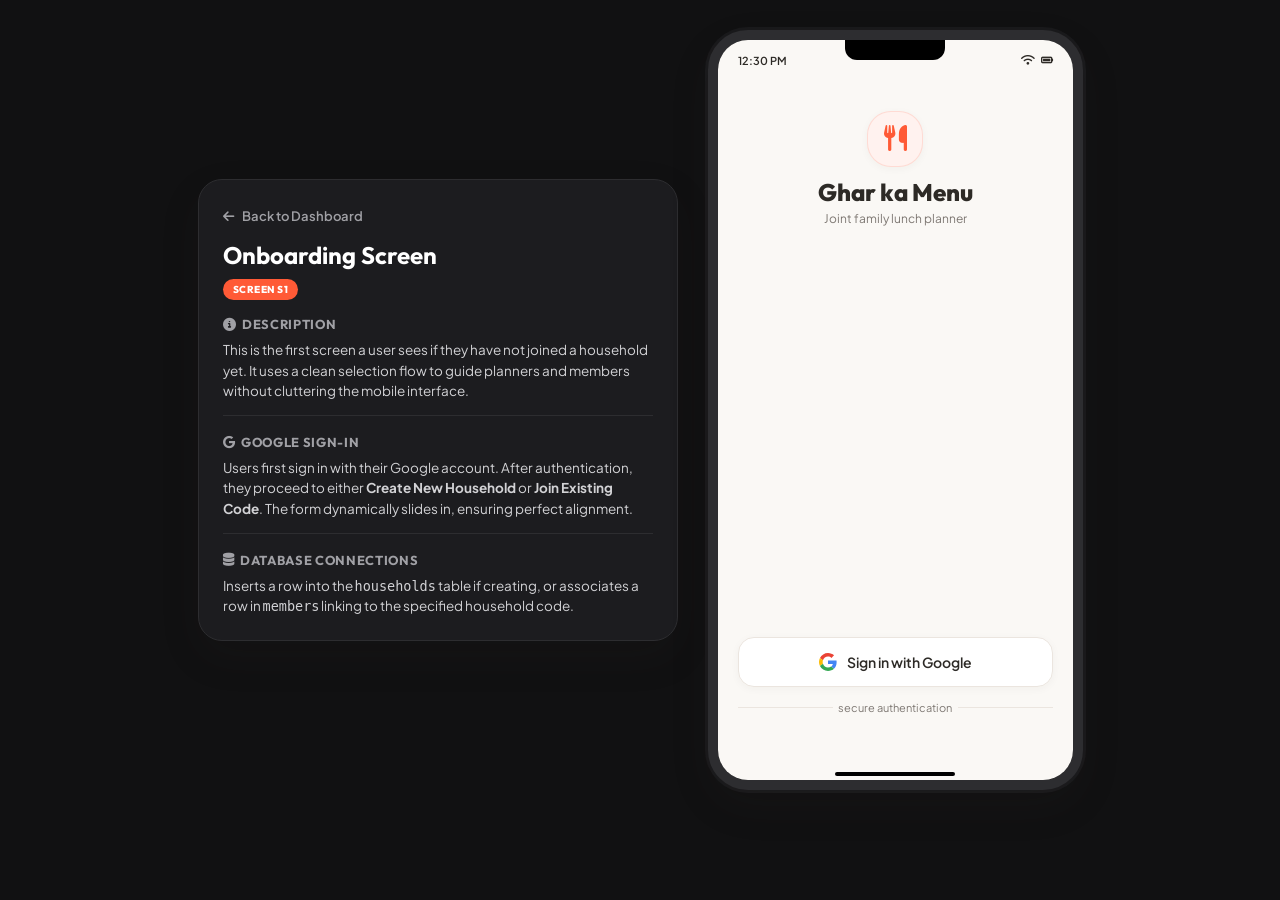
<file: prototype/s1_onboarding/index.html>
<!DOCTYPE html>
<html lang="en">
<head>
  <meta charset="UTF-8">
  <meta name="viewport" content="width=device-width, initial-scale=1.0">
  <title>S1: Onboarding Wireframe - Ghar ka Menu</title>
  <link rel="preconnect" href="https://fonts.googleapis.com">
  <link rel="preconnect" href="https://fonts.gstatic.com" crossorigin>
  <link href="https://fonts.googleapis.com/css2?family=Outfit:wght@300;400;600;800&family=Plus+Jakarta+Sans:wght@300;400;500;600;700;800&display=swap" rel="stylesheet">
  <link rel="stylesheet" href="https://cdnjs.cloudflare.com/ajax/libs/font-awesome/6.4.0/css/all.min.css">
  <link rel="stylesheet" href="../styles.css">
</head>
<body>

  <div class="wireframe-container">
    
    <!-- Left Specifications Panel -->
    <div class="spec-panel">
      <a href="../index.html" class="btn-home-link">
        <i class="fa-solid fa-arrow-left"></i> Back to Dashboard
      </a>
      <h1>Onboarding Screen</h1>
      <span class="screen-badge">Screen S1</span>
      
      <div class="spec-section">
        <h3><i class="fa-solid fa-circle-info"></i> Description</h3>
        <p>This is the first screen a user sees if they have not joined a household yet. It uses a clean selection flow to guide planners and members without cluttering the mobile interface.</p>
      </div>

      <div class="spec-section">
        <h3><i class="fa-brands fa-google"></i> Google Sign-In</h3>
        <p>Users first sign in with their Google account. After authentication, they proceed to either <strong>Create New Household</strong> or <strong>Join Existing Code</strong>. The form dynamically slides in, ensuring perfect alignment.</p>
      </div>

      <div class="spec-section">
        <h3><i class="fa-solid fa-database"></i> Database Connections</h3>
        <p>Inserts a row into the <code>households</code> table if creating, or associates a row in <code>members</code> linking to the specified household code.</p>
      </div>
    </div>

    <!-- Right Mockup Screen -->
    <div class="device-wrapper">
      <div class="device-header">
        <div class="notch"></div>
        <div class="time">12:30 PM</div>
        <div class="status-right">
          <i class="fa-solid fa-wifi"></i>
          <i class="fa-solid fa-battery-full"></i>
        </div>
      </div>
      
      <div class="app-screen" style="padding-bottom: 20px;">
        <div class="onboarding-screen">
          <div class="brand-section">
            <div class="brand-logo">
              <i class="fa-solid fa-utensils" style="color: var(--primary);"></i>
            </div>
            <div class="brand-title">Ghar ka Menu</div>
            <div class="brand-tagline">Joint family lunch planner</div>
          </div>
          
          <!-- Step 1: Google Sign In -->
          <div id="ob-signin" style="margin-top: 30px; margin-bottom: 20px;">
            <button class="btn-google-signin" onclick="signInWithGoogle()">
              <svg width="18" height="18" viewBox="0 0 48 48">
                <path fill="#EA4335" d="M24 9.5c3.54 0 6.71 1.22 9.21 3.6l6.85-6.85C35.9 2.38 30.47 0 24 0 14.62 0 6.51 5.38 2.56 13.22l7.98 6.19C12.43 13.72 17.74 9.5 24 9.5z"/>
                <path fill="#4285F4" d="M46.98 24.55c0-1.57-.15-3.09-.38-4.55H24v9.02h12.94c-.58 2.96-2.26 5.48-4.78 7.18l7.73 6c4.51-4.18 7.09-10.36 7.09-17.65z"/>
                <path fill="#FBBC05" d="M10.53 28.59c-.48-1.45-.76-2.99-.76-4.59s.27-3.14.76-4.59l-7.98-6.19C.92 16.46 0 20.12 0 24c0 3.88.92 7.54 2.56 10.78l7.97-6.19z"/>
                <path fill="#34A853" d="M24 48c6.48 0 11.93-2.13 15.89-5.81l-7.73-6c-2.15 1.45-4.92 2.3-8.16 2.3-6.26 0-11.57-4.22-13.47-9.91l-7.98 6.19C6.51 42.62 14.62 48 24 48z"/>
              </svg>
              Sign in with Google
            </button>
            <div class="text-divider" style="margin-top: 14px;">secure authentication</div>
          </div>

          <!-- Step 2: Choices Panel (hidden until signed in) -->
          <div id="ob-choices" style="display: none; margin-top: 20px; margin-bottom: 20px;">
            <div class="signed-in-bar">
              <div class="signed-in-avatar">A</div>
              <div class="signed-in-info">
                <div class="signed-in-name">Awais</div>
                <div class="signed-in-email">awais@gmail.com</div>
              </div>
              <i class="fa-solid fa-circle-check" style="color: var(--secondary); font-size: 16px;"></i>
            </div>
            <button class="btn-primary" onclick="showOnboardForm('create')" style="margin-bottom: 16px; width: 100%; height: 50px;">
              <i class="fa-solid fa-house-chimney-user" style="margin-right: 6px;"></i> Create New Household
            </button>
            <button class="btn-secondary" onclick="showOnboardForm('join')" style="width: 100%; height: 50px;">
              <i class="fa-solid fa-key" style="margin-right: 6px;"></i> Join Existing Code
            </button>
          </div>
          
          <!-- Create Household Form -->
          <div class="onboarding-card" id="ob-form-create" style="display: none; margin-top: 20px;">
            <div style="display:flex; justify-content:space-between; align-items:center; margin-bottom:12px;">
              <h3 style="font-family: var(--font-title); font-size: 14px; display:flex; align-items:center; gap:6px;">
                <i class="fa-solid fa-circle-plus" style="color: var(--primary);"></i> Setup Household
              </h3>
              <span onclick="showChoices()" style="font-size:11px; font-weight:700; color:var(--primary); cursor:pointer; display:flex; align-items:center; gap:3px;"><i class="fa-solid fa-chevron-left"></i> Back</span>
            </div>
            <div class="form-group">
              <label class="form-label">Household Name</label>
              <input type="text" class="form-input" placeholder="e.g., Awais Joint Family" value="Awais Family">
            </div>
            <div class="form-group">
              <label class="form-label">Your Name</label>
              <input type="text" class="form-input" placeholder="e.g., Awais" value="Awais">
            </div>
            <a href="../s2_week_view/index.html?role=planner" class="btn-primary">
              Create & Plan Menu <i class="fa-solid fa-arrow-right"></i>
            </a>
          </div>
          
          <!-- Join Household Form -->
          <div class="onboarding-card" id="ob-form-join" style="display: none; margin-top: 20px;">
            <div style="display:flex; justify-content:space-between; align-items:center; margin-bottom:12px;">
              <h3 style="font-family: var(--font-title); font-size: 14px; display:flex; align-items:center; gap:6px;">
                <i class="fa-solid fa-key" style="color: var(--secondary);"></i> Join Code
              </h3>
              <span onclick="showChoices()" style="font-size:11px; font-weight:700; color:var(--text-muted); cursor:pointer; display:flex; align-items:center; gap:3px;"><i class="fa-solid fa-chevron-left"></i> Back</span>
            </div>
            <div class="form-group">
              <label class="form-label">6-Digit Code</label>
              <input type="text" class="form-input" placeholder="e.g., 482910">
            </div>
            <div class="form-group">
              <label class="form-label">Your Name</label>
              <input type="text" class="form-input" placeholder="e.g., Maryam">
            </div>
            <a href="../s2_week_view/index.html?role=member" class="btn-secondary">
              Join Household
            </a>
          </div>
        </div>
      </div>

      <div class="device-footer"></div>
    </div>

  </div>

  <script>
    function signInWithGoogle() {
      document.getElementById('ob-signin').style.display = 'none';
      document.getElementById('ob-choices').style.display = 'block';
    }

    function showOnboardForm(type) {
      document.getElementById('ob-choices').style.display = 'none';
      if (type === 'create') {
        document.getElementById('ob-form-create').style.display = 'block';
        document.getElementById('ob-form-join').style.display = 'none';
      } else {
        document.getElementById('ob-form-create').style.display = 'none';
        document.getElementById('ob-form-join').style.display = 'block';
      }
    }

    function showChoices() {
      document.getElementById('ob-choices').style.display = 'block';
      document.getElementById('ob-form-create').style.display = 'none';
      document.getElementById('ob-form-join').style.display = 'none';
    }
  </script>
</body>
</html>
</file>
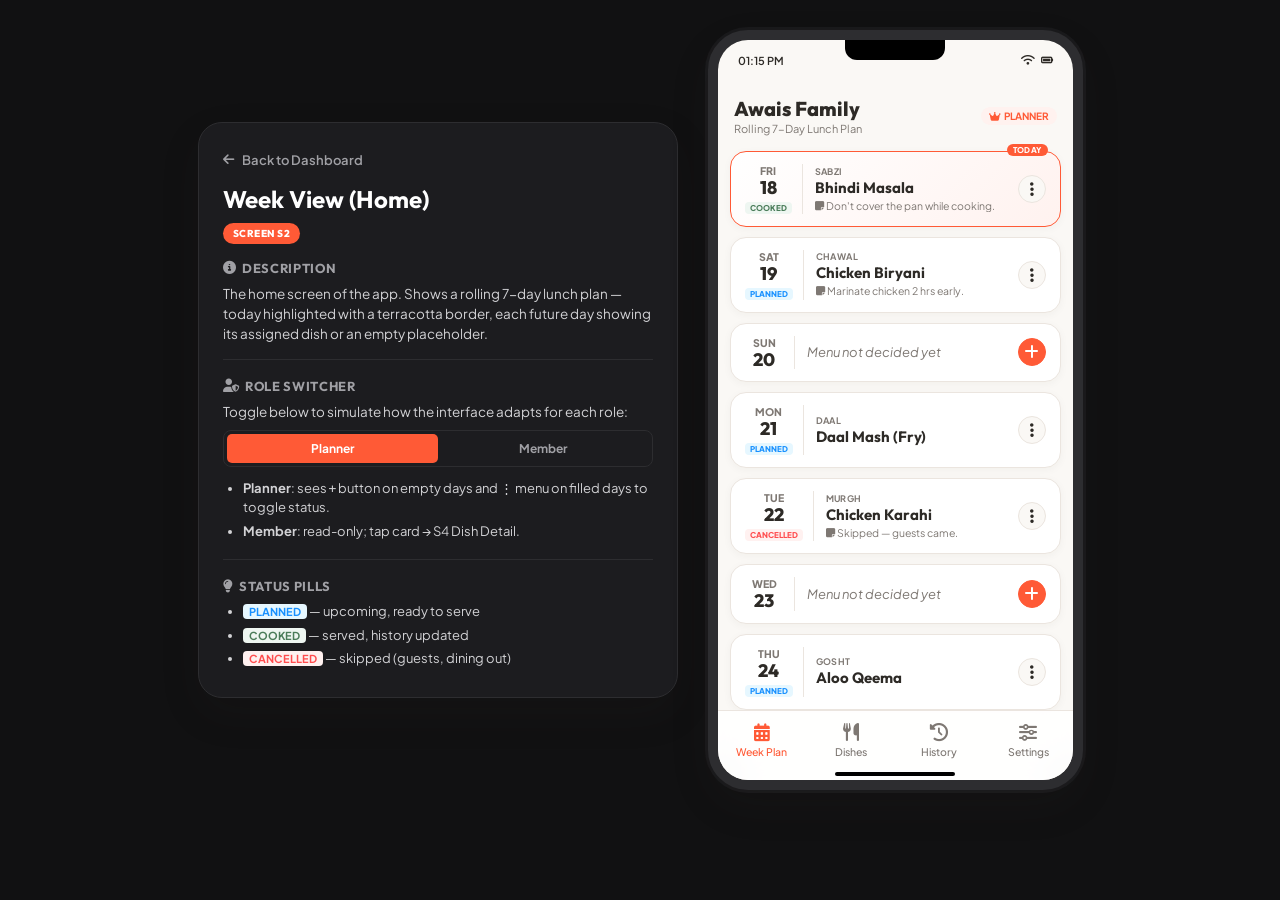
<file: prototype/s2_week_view/index.html>
<!DOCTYPE html>
<html lang="en">
<head>
  <meta charset="UTF-8">
  <meta name="viewport" content="width=device-width, initial-scale=1.0">
  <title>S2: Week View Wireframe - Ghar ka Menu</title>
  <link rel="preconnect" href="https://fonts.googleapis.com">
  <link rel="preconnect" href="https://fonts.gstatic.com" crossorigin>
  <link href="https://fonts.googleapis.com/css2?family=Outfit:wght@300;400;600;800&family=Plus+Jakarta+Sans:wght@300;400;500;600;700;800&display=swap" rel="stylesheet">
  <link rel="stylesheet" href="https://cdnjs.cloudflare.com/ajax/libs/font-awesome/6.4.0/css/all.min.css">
  <link rel="stylesheet" href="../styles.css">
  <style>
    .role-switcher {
      display: flex;
      background: #1C1C1F;
      border-radius: var(--radius-sm);
      padding: 3px;
      border: 1px solid #2D2D30;
      margin-top: 8px;
    }
    .role-tab {
      flex: 1;
      text-align: center;
      padding: 7px;
      font-size: 12px;
      font-weight: 700;
      color: #A0A0A5;
      cursor: pointer;
      border-radius: 5px;
      transition: var(--transition);
    }
    .role-tab.active {
      background: var(--primary);
      color: #FFF;
    }
  </style>
</head>
<body>

  <div class="wireframe-container">

    <!-- Left Spec Panel -->
    <div class="spec-panel">
      <a href="../index.html" class="btn-home-link">
        <i class="fa-solid fa-arrow-left"></i> Back to Dashboard
      </a>
      <h1>Week View (Home)</h1>
      <span class="screen-badge">Screen S2</span>

      <div class="spec-section">
        <h3><i class="fa-solid fa-circle-info"></i> Description</h3>
        <p>The home screen of the app. Shows a rolling 7-day lunch plan — today highlighted with a terracotta border, each future day showing its assigned dish or an empty placeholder.</p>
      </div>

      <div class="spec-section">
        <h3><i class="fa-solid fa-user-shield"></i> Role Switcher</h3>
        <p>Toggle below to simulate how the interface adapts for each role:</p>
        <div class="role-switcher">
          <div class="role-tab active" id="tab-planner" onclick="switchRole('planner')">Planner</div>
          <div class="role-tab"          id="tab-member" onclick="switchRole('member')">Member</div>
        </div>
        <ul style="margin-top:12px;">
          <li><strong>Planner</strong>: sees <code>+</code> button on empty days and <code>⋮</code> menu on filled days to toggle status.</li>
          <li><strong>Member</strong>: read-only; tap card → S4 Dish Detail.</li>
        </ul>
      </div>

      <div class="spec-section">
        <h3><i class="fa-solid fa-lightbulb"></i> Status Pills</h3>
        <ul>
          <li><span style="background:#E6F7FF;color:#1890FF;padding:1px 6px;border-radius:4px;font-size:11px;font-weight:700;">PLANNED</span> — upcoming, ready to serve</li>
          <li><span style="background:#EEF6F1;color:#4A7C59;padding:1px 6px;border-radius:4px;font-size:11px;font-weight:700;">COOKED</span> — served, history updated</li>
          <li><span style="background:#FFF1F0;color:#FF4D4F;padding:1px 6px;border-radius:4px;font-size:11px;font-weight:700;">CANCELLED</span> — skipped (guests, dining out)</li>
        </ul>
      </div>
    </div>

    <!-- Right: Device Frame -->
    <div class="device-wrapper">
      <div class="device-header">
        <div class="notch"></div>
        <span class="time">01:15 PM</span>
        <div class="status-right">
          <i class="fa-solid fa-wifi"></i>
          <i class="fa-solid fa-battery-full"></i>
        </div>
      </div>

      <div class="app-screen">

        <!-- Header Row -->
        <div class="week-header">
          <div class="week-title-area">
            <h2>Awais Family</h2>
            <p>Rolling 7-Day Lunch Plan</p>
          </div>
          <div class="role-badge planner" id="role-pill">
            <i class="fa-solid fa-crown"></i> Planner
          </div>
        </div>

        <div class="week-list">

          <!-- Day 1: Today — Cooked -->
          <div class="day-card today">
            <div class="day-info">
              <div class="day-name">Fri</div>
              <div class="day-date">18</div>
              <span class="day-status-pill cooked">Cooked</span>
            </div>
            <div class="dish-content">
              <span class="dish-category">Sabzi</span>
              <span class="dish-name">Bhindi Masala</span>
              <span class="dish-notes"><i class="fa-solid fa-note-sticky"></i> Don't cover the pan while cooking.</span>
            </div>
            <div class="day-actions planner-ctrl">
              <div class="day-action-btn"><i class="fa-solid fa-ellipsis-vertical"></i></div>
            </div>
            <a href="../s4_dish_detail/index.html" class="day-actions member-ctrl" style="display:none; text-decoration:none; color:inherit;">
              <div class="day-action-btn"><i class="fa-solid fa-chevron-right"></i></div>
            </a>
          </div>

          <!-- Day 2: Tomorrow — Planned -->
          <div class="day-card">
            <div class="day-info">
              <div class="day-name">Sat</div>
              <div class="day-date">19</div>
              <span class="day-status-pill planned">Planned</span>
            </div>
            <div class="dish-content">
              <span class="dish-category">Chawal</span>
              <span class="dish-name">Chicken Biryani</span>
              <span class="dish-notes"><i class="fa-solid fa-note-sticky"></i> Marinate chicken 2 hrs early.</span>
            </div>
            <div class="day-actions planner-ctrl">
              <div class="day-action-btn"><i class="fa-solid fa-ellipsis-vertical"></i></div>
            </div>
            <a href="../s4_dish_detail/index.html" class="day-actions member-ctrl" style="display:none; text-decoration:none; color:inherit;">
              <div class="day-action-btn"><i class="fa-solid fa-chevron-right"></i></div>
            </a>
          </div>

          <!-- Day 3: Empty — No dish assigned -->
          <div class="day-card" id="empty-card">
            <div class="day-info">
              <div class="day-name">Sun</div>
              <div class="day-date">20</div>
            </div>
            <div class="dish-content">
              <span class="dish-empty">Menu not decided yet</span>
            </div>
            <a href="../s3_assign_dish/index.html" class="day-actions planner-ctrl" style="text-decoration:none; color:inherit;">
              <div class="day-action-btn" style="background:var(--primary);color:#fff;border-color:var(--primary);">
                <i class="fa-solid fa-plus"></i>
              </div>
            </a>
          </div>

          <!-- Day 4: Planned -->
          <div class="day-card">
            <div class="day-info">
              <div class="day-name">Mon</div>
              <div class="day-date">21</div>
              <span class="day-status-pill planned">Planned</span>
            </div>
            <div class="dish-content">
              <span class="dish-category">Daal</span>
              <span class="dish-name">Daal Mash (Fry)</span>
            </div>
            <div class="day-actions planner-ctrl">
              <div class="day-action-btn"><i class="fa-solid fa-ellipsis-vertical"></i></div>
            </div>
            <a href="../s4_dish_detail/index.html" class="day-actions member-ctrl" style="display:none; text-decoration:none; color:inherit;">
              <div class="day-action-btn"><i class="fa-solid fa-chevron-right"></i></div>
            </a>
          </div>

          <!-- Day 5: Cancelled -->
          <div class="day-card">
            <div class="day-info">
              <div class="day-name">Tue</div>
              <div class="day-date">22</div>
              <span class="day-status-pill cancelled">Cancelled</span>
            </div>
            <div class="dish-content">
              <span class="dish-category">Murgh</span>
              <span class="dish-name">Chicken Karahi</span>
              <span class="dish-notes"><i class="fa-solid fa-note-sticky"></i> Skipped — guests came.</span>
            </div>
            <div class="day-actions planner-ctrl">
              <div class="day-action-btn"><i class="fa-solid fa-ellipsis-vertical"></i></div>
            </div>
            <a href="../s4_dish_detail/index.html" class="day-actions member-ctrl" style="display:none; text-decoration:none; color:inherit;">
              <div class="day-action-btn"><i class="fa-solid fa-chevron-right"></i></div>
            </a>
          </div>

          <!-- Day 6: Empty -->
          <div class="day-card">
            <div class="day-info">
              <div class="day-name">Wed</div>
              <div class="day-date">23</div>
            </div>
            <div class="dish-content">
              <span class="dish-empty">Menu not decided yet</span>
            </div>
            <a href="../s3_assign_dish/index.html" class="day-actions planner-ctrl" style="text-decoration:none; color:inherit;">
              <div class="day-action-btn" style="background:var(--primary);color:#fff;border-color:var(--primary);">
                <i class="fa-solid fa-plus"></i>
              </div>
            </a>
          </div>

          <!-- Day 7: Planned -->
          <div class="day-card">
            <div class="day-info">
              <div class="day-name">Thu</div>
              <div class="day-date">24</div>
              <span class="day-status-pill planned">Planned</span>
            </div>
            <div class="dish-content">
              <span class="dish-category">Gosht</span>
              <span class="dish-name">Aloo Qeema</span>
            </div>
            <div class="day-actions planner-ctrl">
              <div class="day-action-btn"><i class="fa-solid fa-ellipsis-vertical"></i></div>
            </div>
            <a href="../s4_dish_detail/index.html" class="day-actions member-ctrl" style="display:none; text-decoration:none; color:inherit;">
              <div class="day-action-btn"><i class="fa-solid fa-chevron-right"></i></div>
            </a>
          </div>

        </div><!-- /week-list -->
      </div><!-- /app-screen -->

      <!-- Bottom Navigation -->
      <div class="bottom-nav">
        <a href="../s2_week_view/index.html" class="nav-item active">
          <i class="fa-solid fa-calendar-days"></i><span>Week Plan</span>
        </a>
        <a href="../s5_dishes_manager/index.html" class="nav-item">
          <i class="fa-solid fa-utensils"></i><span>Dishes</span>
        </a>
        <a href="../s7_history/index.html" class="nav-item">
          <i class="fa-solid fa-clock-rotate-left"></i><span>History</span>
        </a>
        <a href="../s8_settings/index.html" class="nav-item">
          <i class="fa-solid fa-sliders"></i><span>Settings</span>
        </a>
      </div>

      <div class="device-footer"></div>
    </div>

  </div>

  <script>
    const urlParams = new URLSearchParams(window.location.search);
    const init = urlParams.get('role') || 'planner';
    switchRole(init);

    function switchRole(role) {
      document.getElementById('tab-planner').classList.toggle('active', role === 'planner');
      document.getElementById('tab-member').classList.toggle('active', role === 'member');
      const pill = document.getElementById('role-pill');
      if (role === 'planner') {
        pill.className = 'role-badge planner';
        pill.innerHTML = '<i class="fa-solid fa-crown"></i> Planner';
        document.querySelectorAll('.planner-ctrl').forEach(e => e.style.display = 'flex');
        document.querySelectorAll('.member-ctrl').forEach(e => e.style.display = 'none');
      } else {
        pill.className = 'role-badge member';
        pill.innerHTML = '<i class="fa-solid fa-user"></i> Member';
        document.querySelectorAll('.planner-ctrl').forEach(e => e.style.display = 'none');
        document.querySelectorAll('.member-ctrl').forEach(e => e.style.display = 'flex');
      }
    }
  </script>
</body>
</html>
</file>
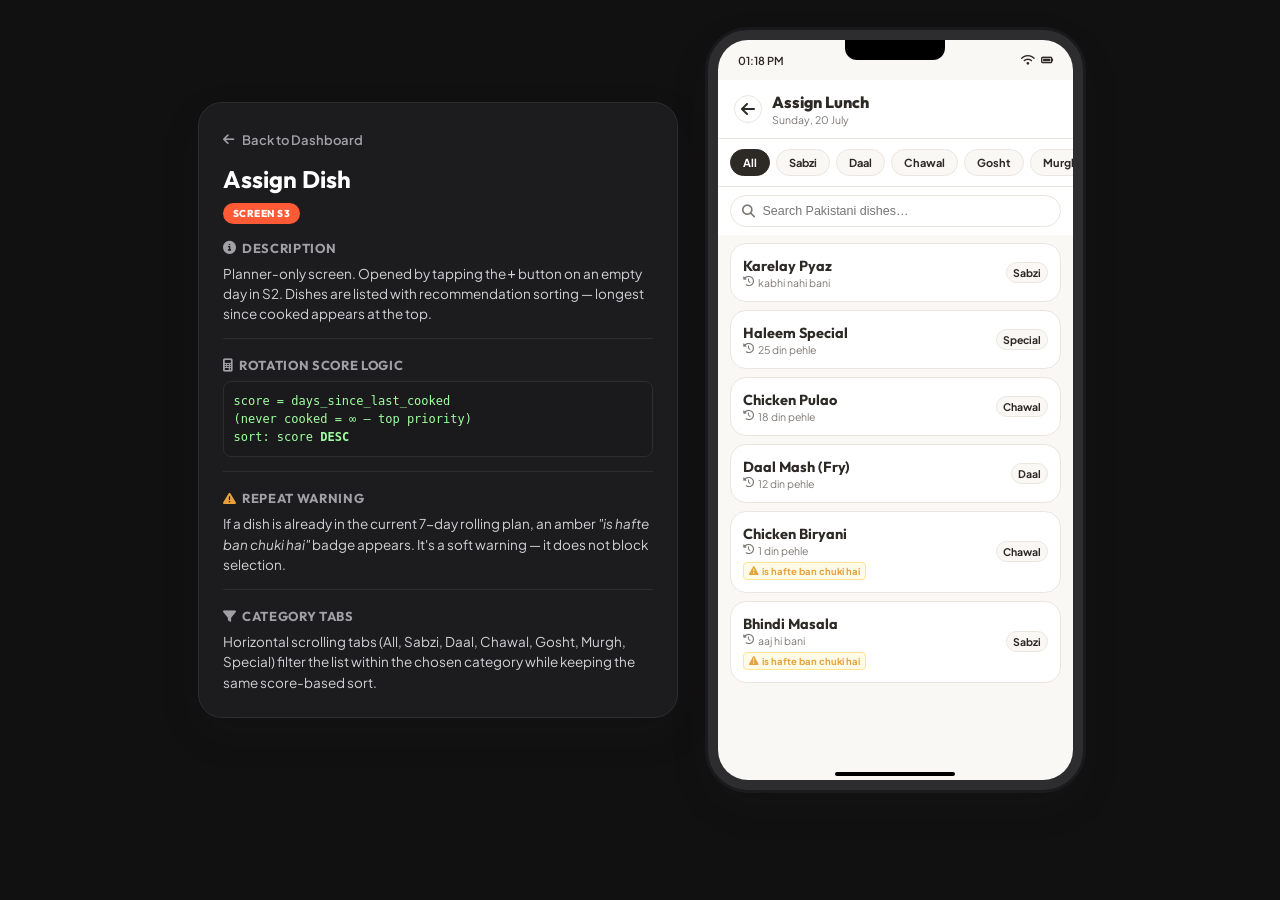
<file: prototype/s3_assign_dish/index.html>
<!DOCTYPE html>
<html lang="en">
<head>
  <meta charset="UTF-8">
  <meta name="viewport" content="width=device-width, initial-scale=1.0">
  <title>S3: Assign Dish Wireframe - Ghar ka Menu</title>
  <link rel="preconnect" href="https://fonts.googleapis.com">
  <link rel="preconnect" href="https://fonts.gstatic.com" crossorigin>
  <link href="https://fonts.googleapis.com/css2?family=Outfit:wght@300;400;600;800&family=Plus+Jakarta+Sans:wght@300;400;500;600;700;800&display=swap" rel="stylesheet">
  <link rel="stylesheet" href="https://cdnjs.cloudflare.com/ajax/libs/font-awesome/6.4.0/css/all.min.css">
  <link rel="stylesheet" href="../styles.css">
</head>
<body>

  <div class="wireframe-container">

    <!-- Left Spec Panel -->
    <div class="spec-panel">
      <a href="../index.html" class="btn-home-link">
        <i class="fa-solid fa-arrow-left"></i> Back to Dashboard
      </a>
      <h1>Assign Dish</h1>
      <span class="screen-badge">Screen S3</span>

      <div class="spec-section">
        <h3><i class="fa-solid fa-circle-info"></i> Description</h3>
        <p>Planner-only screen. Opened by tapping the <code>+</code> button on an empty day in S2. Dishes are listed with recommendation sorting — longest since cooked appears at the top.</p>
      </div>

      <div class="spec-section">
        <h3><i class="fa-solid fa-calculator"></i> Rotation Score Logic</h3>
        <p style="background:#1A1A1D; border-radius:8px; padding:10px; font-family:monospace; font-size:12px; color:#A0FFA0; border:1px solid #2D2D30;">
          score = days_since_last_cooked<br>
          (never cooked = ∞ — top priority)<br>
          sort: score <strong>DESC</strong>
        </p>
      </div>

      <div class="spec-section">
        <h3><i class="fa-solid fa-triangle-exclamation" style="color:#E6A23C;"></i> Repeat Warning</h3>
        <p>If a dish is already in the current 7-day rolling plan, an amber <em>"is hafte ban chuki hai"</em> badge appears. It's a soft warning — it does not block selection.</p>
      </div>

      <div class="spec-section">
        <h3><i class="fa-solid fa-filter"></i> Category Tabs</h3>
        <p>Horizontal scrolling tabs (All, Sabzi, Daal, Chawal, Gosht, Murgh, Special) filter the list within the chosen category while keeping the same score-based sort.</p>
      </div>
    </div>

    <!-- Right: Device Frame -->
    <div class="device-wrapper">
      <div class="device-header">
        <div class="notch"></div>
        <span class="time">01:18 PM</span>
        <div class="status-right">
          <i class="fa-solid fa-wifi"></i>
          <i class="fa-solid fa-battery-full"></i>
        </div>
      </div>

      <div class="app-screen" style="padding-bottom: 0;">

        <!-- Back header -->
        <div class="screen-header-back">
          <a href="../s2_week_view/index.html" class="btn-back">
            <i class="fa-solid fa-arrow-left"></i>
          </a>
          <div>
            <div class="header-back-title">Assign Lunch</div>
            <div style="font-size:10.5px; color:var(--text-muted); margin-top:1px;">Sunday, 20 July</div>
          </div>
        </div>

        <!-- Category Tabs -->
        <div class="category-tabs">
          <div class="cat-tab active">All</div>
          <div class="cat-tab">Sabzi</div>
          <div class="cat-tab">Daal</div>
          <div class="cat-tab">Chawal</div>
          <div class="cat-tab">Gosht</div>
          <div class="cat-tab">Murgh</div>
          <div class="cat-tab">Special</div>
        </div>

        <!-- Search -->
        <div class="search-bar-container">
          <div class="search-input-wrapper">
            <i class="fa-solid fa-magnifying-glass"></i>
            <input type="text" class="search-input" placeholder="Search Pakistani dishes…">
          </div>
        </div>

        <!-- Dish list — sorted by score DESC -->
        <div class="assign-dish-list">

          <!-- 1. Never cooked (∞ score — top) -->
          <a href="../s2_week_view/index.html" class="assign-card">
            <div class="assign-info">
              <div class="assign-dish-name">Karelay Pyaz</div>
              <div class="assign-cooked-tag">
                <i class="fa-solid fa-clock-rotate-left"></i> kabhi nahi bani
              </div>
            </div>
            <div class="assign-score-badge">Sabzi</div>
          </a>

          <!-- 2. 25 days ago -->
          <a href="../s2_week_view/index.html" class="assign-card">
            <div class="assign-info">
              <div class="assign-dish-name">Haleem Special</div>
              <div class="assign-cooked-tag">
                <i class="fa-solid fa-clock-rotate-left"></i> 25 din pehle
              </div>
            </div>
            <div class="assign-score-badge">Special</div>
          </a>

          <!-- 3. 18 days ago -->
          <a href="../s2_week_view/index.html" class="assign-card">
            <div class="assign-info">
              <div class="assign-dish-name">Chicken Pulao</div>
              <div class="assign-cooked-tag">
                <i class="fa-solid fa-clock-rotate-left"></i> 18 din pehle
              </div>
            </div>
            <div class="assign-score-badge">Chawal</div>
          </a>

          <!-- 4. 12 days ago -->
          <a href="../s2_week_view/index.html" class="assign-card">
            <div class="assign-info">
              <div class="assign-dish-name">Daal Mash (Fry)</div>
              <div class="assign-cooked-tag">
                <i class="fa-solid fa-clock-rotate-left"></i> 12 din pehle
              </div>
            </div>
            <div class="assign-score-badge">Daal</div>
          </a>

          <!-- 5. In current week plan — repeat warning -->
          <a href="../s2_week_view/index.html" class="assign-card">
            <div class="assign-info">
              <div class="assign-dish-name">Chicken Biryani</div>
              <div class="assign-cooked-tag">
                <i class="fa-solid fa-clock-rotate-left"></i> 1 din pehle
              </div>
              <span class="repeat-warning-badge">
                <i class="fa-solid fa-triangle-exclamation"></i> is hafte ban chuki hai
              </span>
            </div>
            <div class="assign-score-badge">Chawal</div>
          </a>

          <!-- 6. Cooked today — repeat warning -->
          <a href="../s2_week_view/index.html" class="assign-card">
            <div class="assign-info">
              <div class="assign-dish-name">Bhindi Masala</div>
              <div class="assign-cooked-tag">
                <i class="fa-solid fa-clock-rotate-left"></i> aaj hi bani
              </div>
              <span class="repeat-warning-badge">
                <i class="fa-solid fa-triangle-exclamation"></i> is hafte ban chuki hai
              </span>
            </div>
            <div class="assign-score-badge">Sabzi</div>
          </a>

        </div>
      </div>

      <div class="device-footer"></div>
    </div>

  </div>

</body>
</html>
</file>
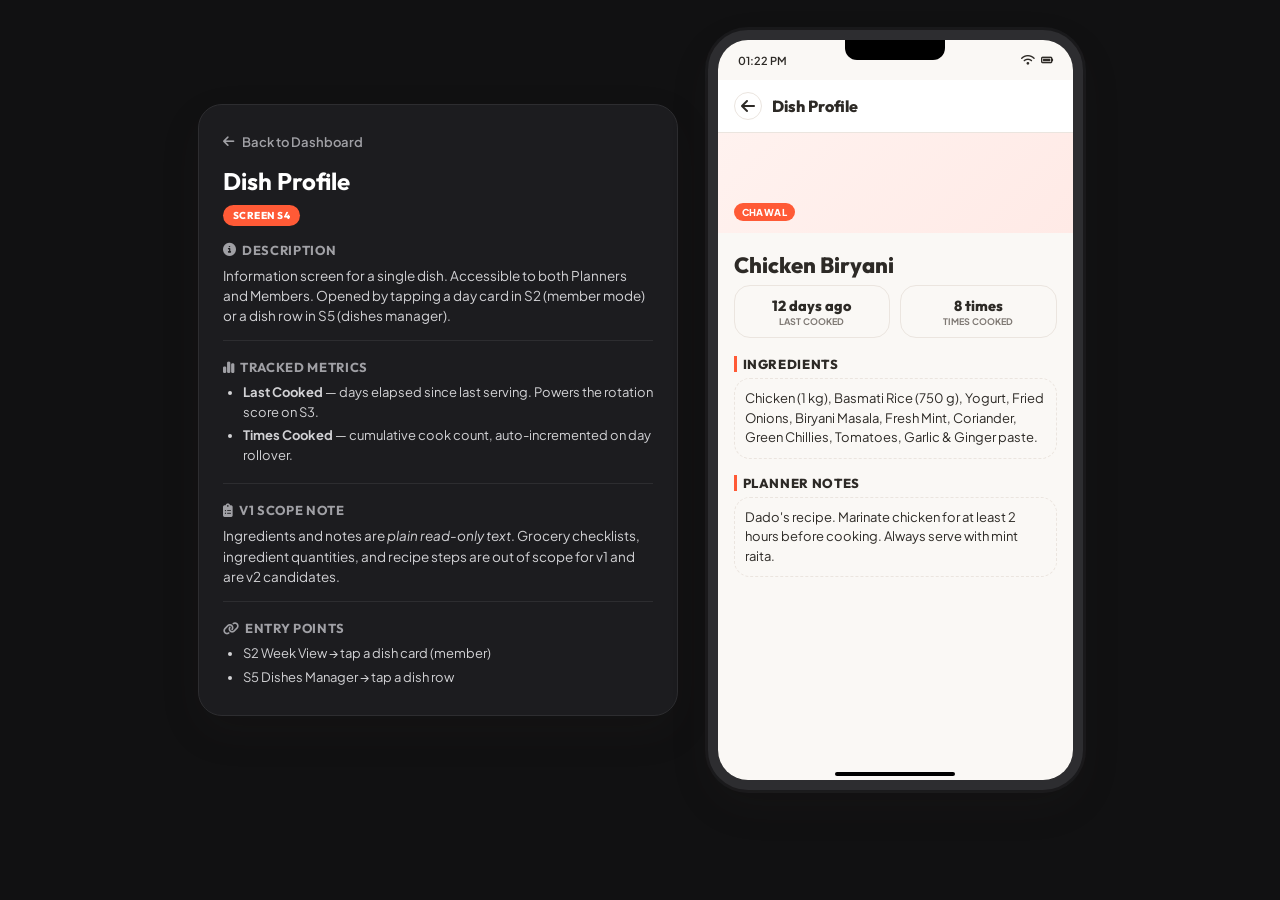
<file: prototype/s4_dish_detail/index.html>
<!DOCTYPE html>
<html lang="en">
<head>
  <meta charset="UTF-8">
  <meta name="viewport" content="width=device-width, initial-scale=1.0">
  <title>S4: Dish Profile Wireframe - Ghar ka Menu</title>
  <link rel="preconnect" href="https://fonts.googleapis.com">
  <link rel="preconnect" href="https://fonts.gstatic.com" crossorigin>
  <link href="https://fonts.googleapis.com/css2?family=Outfit:wght@300;400;600;800&family=Plus+Jakarta+Sans:wght@300;400;500;600;700;800&display=swap" rel="stylesheet">
  <link rel="stylesheet" href="https://cdnjs.cloudflare.com/ajax/libs/font-awesome/6.4.0/css/all.min.css">
  <link rel="stylesheet" href="../styles.css">
</head>
<body>

  <div class="wireframe-container">

    <!-- Left Spec Panel -->
    <div class="spec-panel">
      <a href="../index.html" class="btn-home-link">
        <i class="fa-solid fa-arrow-left"></i> Back to Dashboard
      </a>
      <h1>Dish Profile</h1>
      <span class="screen-badge">Screen S4</span>

      <div class="spec-section">
        <h3><i class="fa-solid fa-circle-info"></i> Description</h3>
        <p>Information screen for a single dish. Accessible to both Planners and Members. Opened by tapping a day card in S2 (member mode) or a dish row in S5 (dishes manager).</p>
      </div>

      <div class="spec-section">
        <h3><i class="fa-solid fa-chart-simple"></i> Tracked Metrics</h3>
        <ul>
          <li><strong>Last Cooked</strong> — days elapsed since last serving. Powers the rotation score on S3.</li>
          <li><strong>Times Cooked</strong> — cumulative cook count, auto-incremented on day rollover.</li>
        </ul>
      </div>

      <div class="spec-section">
        <h3><i class="fa-solid fa-clipboard-list"></i> v1 Scope Note</h3>
        <p>Ingredients and notes are <em>plain read-only text</em>. Grocery checklists, ingredient quantities, and recipe steps are out of scope for v1 and are v2 candidates.</p>
      </div>

      <div class="spec-section">
        <h3><i class="fa-solid fa-link"></i> Entry Points</h3>
        <ul>
          <li>S2 Week View → tap a dish card (member)</li>
          <li>S5 Dishes Manager → tap a dish row</li>
        </ul>
      </div>
    </div>

    <!-- Right: Device Frame -->
    <div class="device-wrapper">
      <div class="device-header">
        <div class="notch"></div>
        <span class="time">01:22 PM</span>
        <div class="status-right">
          <i class="fa-solid fa-wifi"></i>
          <i class="fa-solid fa-battery-full"></i>
        </div>
      </div>

      <div class="app-screen" style="padding-bottom: 0;">

        <!-- Back header -->
        <div class="screen-header-back">
          <a href="../s2_week_view/index.html" class="btn-back">
            <i class="fa-solid fa-arrow-left"></i>
          </a>
          <div class="header-back-title">Dish Profile</div>
        </div>

        <!-- Coloured cover band -->
        <div class="detail-header-cover">
          <span class="detail-cat-tag">Chawal</span>
        </div>

        <!-- Body -->
        <div class="detail-body">

          <div class="detail-title">Chicken Biryani</div>

          <!-- Stats row -->
          <div class="detail-stats">
            <div class="stat-box">
              <div class="stat-val">12 days ago</div>
              <div class="stat-lbl">Last Cooked</div>
            </div>
            <div class="stat-box">
              <div class="stat-val">8 times</div>
              <div class="stat-lbl">Times Cooked</div>
            </div>
          </div>

          <!-- Ingredients -->
          <div class="detail-section">
            <div class="detail-section-title">Ingredients</div>
            <div class="detail-text">
              Chicken (1 kg), Basmati Rice (750 g), Yogurt, Fried Onions, Biryani Masala, Fresh Mint, Coriander, Green Chillies, Tomatoes, Garlic &amp; Ginger paste.
            </div>
          </div>

          <!-- Notes -->
          <div class="detail-section">
            <div class="detail-section-title">Planner Notes</div>
            <div class="detail-text">
              Dado's recipe. Marinate chicken for at least 2 hours before cooking. Always serve with mint raita.
            </div>
          </div>

        </div>
      </div>

      <div class="device-footer"></div>
    </div>

  </div>

</body>
</html>
</file>
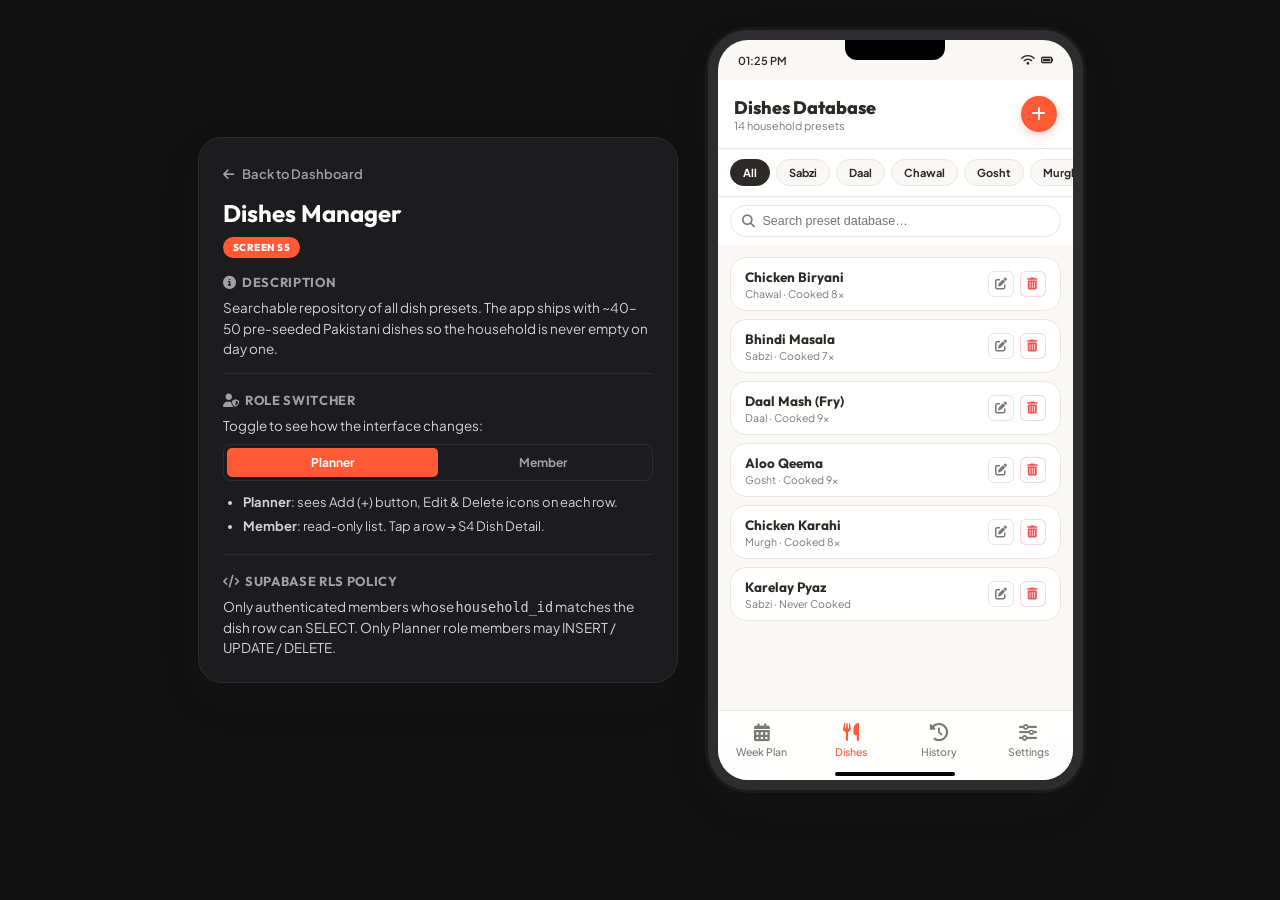
<file: prototype/s5_dishes_manager/index.html>
<!DOCTYPE html>
<html lang="en">
<head>
  <meta charset="UTF-8">
  <meta name="viewport" content="width=device-width, initial-scale=1.0">
  <title>S5: Dishes Manager Wireframe - Ghar ka Menu</title>
  <link rel="preconnect" href="https://fonts.googleapis.com">
  <link rel="preconnect" href="https://fonts.gstatic.com" crossorigin>
  <link href="https://fonts.googleapis.com/css2?family=Outfit:wght@300;400;600;800&family=Plus+Jakarta+Sans:wght@300;400;500;600;700;800&display=swap" rel="stylesheet">
  <link rel="stylesheet" href="https://cdnjs.cloudflare.com/ajax/libs/font-awesome/6.4.0/css/all.min.css">
  <link rel="stylesheet" href="../styles.css">
  <style>
    .role-switcher {
      display: flex;
      background: #1C1C1F;
      border-radius: var(--radius-sm);
      padding: 3px;
      border: 1px solid #2D2D30;
      margin-top: 8px;
    }
    .role-tab {
      flex: 1;
      text-align: center;
      padding: 7px;
      font-size: 12px;
      font-weight: 700;
      color: #A0A0A5;
      cursor: pointer;
      border-radius: 5px;
      transition: var(--transition);
    }
    .role-tab.active { background: var(--primary); color: #FFF; }
  </style>
</head>
<body>

  <div class="wireframe-container">

    <!-- Left Spec Panel -->
    <div class="spec-panel">
      <a href="../index.html" class="btn-home-link">
        <i class="fa-solid fa-arrow-left"></i> Back to Dashboard
      </a>
      <h1>Dishes Manager</h1>
      <span class="screen-badge">Screen S5</span>

      <div class="spec-section">
        <h3><i class="fa-solid fa-circle-info"></i> Description</h3>
        <p>Searchable repository of all dish presets. The app ships with ~40–50 pre-seeded Pakistani dishes so the household is never empty on day one.</p>
      </div>

      <div class="spec-section">
        <h3><i class="fa-solid fa-user-shield"></i> Role Switcher</h3>
        <p>Toggle to see how the interface changes:</p>
        <div class="role-switcher">
          <div class="role-tab active" id="tab-planner" onclick="switchRole('planner')">Planner</div>
          <div class="role-tab"          id="tab-member" onclick="switchRole('member')">Member</div>
        </div>
        <ul style="margin-top:12px;">
          <li><strong>Planner</strong>: sees Add (+) button, Edit &amp; Delete icons on each row.</li>
          <li><strong>Member</strong>: read-only list. Tap a row → S4 Dish Detail.</li>
        </ul>
      </div>

      <div class="spec-section">
        <h3><i class="fa-solid fa-code"></i> Supabase RLS Policy</h3>
        <p>Only authenticated members whose <code>household_id</code> matches the dish row can SELECT. Only Planner role members may INSERT / UPDATE / DELETE.</p>
      </div>
    </div>

    <!-- Right: Device Frame -->
    <div class="device-wrapper">
      <div class="device-header">
        <div class="notch"></div>
        <span class="time">01:25 PM</span>
        <div class="status-right">
          <i class="fa-solid fa-wifi"></i>
          <i class="fa-solid fa-battery-full"></i>
        </div>
      </div>

      <div class="app-screen">

        <!-- Manager header row -->
        <div class="manager-header">
          <div class="manager-title">
            <h2>Dishes Database</h2>
            <p>14 household presets</p>
          </div>
          <a href="../s6_add_edit_dish/index.html" class="btn-add-circle planner-ctrl" id="add-btn">
            <i class="fa-solid fa-plus"></i>
          </a>
        </div>

        <!-- Category tabs -->
        <div class="category-tabs">
          <div class="cat-tab active">All</div>
          <div class="cat-tab">Sabzi</div>
          <div class="cat-tab">Daal</div>
          <div class="cat-tab">Chawal</div>
          <div class="cat-tab">Gosht</div>
          <div class="cat-tab">Murgh</div>
          <div class="cat-tab">Special</div>
        </div>

        <!-- Search -->
        <div class="search-bar-container">
          <div class="search-input-wrapper">
            <i class="fa-solid fa-magnifying-glass"></i>
            <input type="text" class="search-input" placeholder="Search preset database…">
          </div>
        </div>

        <!-- Dish list -->
        <div class="manager-list">

          <!-- Row helper macro — repeated per dish -->
          <div class="manager-item">
            <div class="manager-item-info">
              <div class="manager-item-name">Chicken Biryani</div>
              <div class="manager-item-sub">Chawal · Cooked 8×</div>
            </div>
            <div class="manager-item-actions planner-ctrl">
              <a href="../s6_add_edit_dish/index.html?mode=edit" class="action-icon-btn">
                <i class="fa-solid fa-pen-to-square"></i>
              </a>
              <div class="action-icon-btn" style="color:#FF4D4F; border-color:rgba(255,77,79,.25);">
                <i class="fa-solid fa-trash-can"></i>
              </div>
            </div>
          </div>

          <div class="manager-item">
            <div class="manager-item-info">
              <div class="manager-item-name">Bhindi Masala</div>
              <div class="manager-item-sub">Sabzi · Cooked 7×</div>
            </div>
            <div class="manager-item-actions planner-ctrl">
              <a href="../s6_add_edit_dish/index.html?mode=edit" class="action-icon-btn">
                <i class="fa-solid fa-pen-to-square"></i>
              </a>
              <div class="action-icon-btn" style="color:#FF4D4F; border-color:rgba(255,77,79,.25);">
                <i class="fa-solid fa-trash-can"></i>
              </div>
            </div>
          </div>

          <div class="manager-item">
            <div class="manager-item-info">
              <div class="manager-item-name">Daal Mash (Fry)</div>
              <div class="manager-item-sub">Daal · Cooked 9×</div>
            </div>
            <div class="manager-item-actions planner-ctrl">
              <a href="../s6_add_edit_dish/index.html?mode=edit" class="action-icon-btn">
                <i class="fa-solid fa-pen-to-square"></i>
              </a>
              <div class="action-icon-btn" style="color:#FF4D4F; border-color:rgba(255,77,79,.25);">
                <i class="fa-solid fa-trash-can"></i>
              </div>
            </div>
          </div>

          <div class="manager-item">
            <div class="manager-item-info">
              <div class="manager-item-name">Aloo Qeema</div>
              <div class="manager-item-sub">Gosht · Cooked 9×</div>
            </div>
            <div class="manager-item-actions planner-ctrl">
              <a href="../s6_add_edit_dish/index.html?mode=edit" class="action-icon-btn">
                <i class="fa-solid fa-pen-to-square"></i>
              </a>
              <div class="action-icon-btn" style="color:#FF4D4F; border-color:rgba(255,77,79,.25);">
                <i class="fa-solid fa-trash-can"></i>
              </div>
            </div>
          </div>

          <div class="manager-item">
            <div class="manager-item-info">
              <div class="manager-item-name">Chicken Karahi</div>
              <div class="manager-item-sub">Murgh · Cooked 8×</div>
            </div>
            <div class="manager-item-actions planner-ctrl">
              <a href="../s6_add_edit_dish/index.html?mode=edit" class="action-icon-btn">
                <i class="fa-solid fa-pen-to-square"></i>
              </a>
              <div class="action-icon-btn" style="color:#FF4D4F; border-color:rgba(255,77,79,.25);">
                <i class="fa-solid fa-trash-can"></i>
              </div>
            </div>
          </div>

          <div class="manager-item">
            <div class="manager-item-info">
              <div class="manager-item-name">Karelay Pyaz</div>
              <div class="manager-item-sub">Sabzi · Never Cooked</div>
            </div>
            <div class="manager-item-actions planner-ctrl">
              <a href="../s6_add_edit_dish/index.html?mode=edit" class="action-icon-btn">
                <i class="fa-solid fa-pen-to-square"></i>
              </a>
              <div class="action-icon-btn" style="color:#FF4D4F; border-color:rgba(255,77,79,.25);">
                <i class="fa-solid fa-trash-can"></i>
              </div>
            </div>
          </div>

        </div>
      </div>

      <!-- Bottom Nav -->
      <div class="bottom-nav">
        <a href="../s2_week_view/index.html" class="nav-item">
          <i class="fa-solid fa-calendar-days"></i><span>Week Plan</span>
        </a>
        <a href="../s5_dishes_manager/index.html" class="nav-item active">
          <i class="fa-solid fa-utensils"></i><span>Dishes</span>
        </a>
        <a href="../s7_history/index.html" class="nav-item">
          <i class="fa-solid fa-clock-rotate-left"></i><span>History</span>
        </a>
        <a href="../s8_settings/index.html" class="nav-item">
          <i class="fa-solid fa-sliders"></i><span>Settings</span>
        </a>
      </div>

      <div class="device-footer"></div>
    </div>

  </div>

  <script>
    function switchRole(role) {
      document.getElementById('tab-planner').classList.toggle('active', role === 'planner');
      document.getElementById('tab-member').classList.toggle('active', role === 'member');
      const show = role === 'planner';
      document.querySelectorAll('.planner-ctrl').forEach(el => el.style.display = show ? 'flex' : 'none');
    }
    switchRole('planner');
  </script>
</body>
</html>
</file>
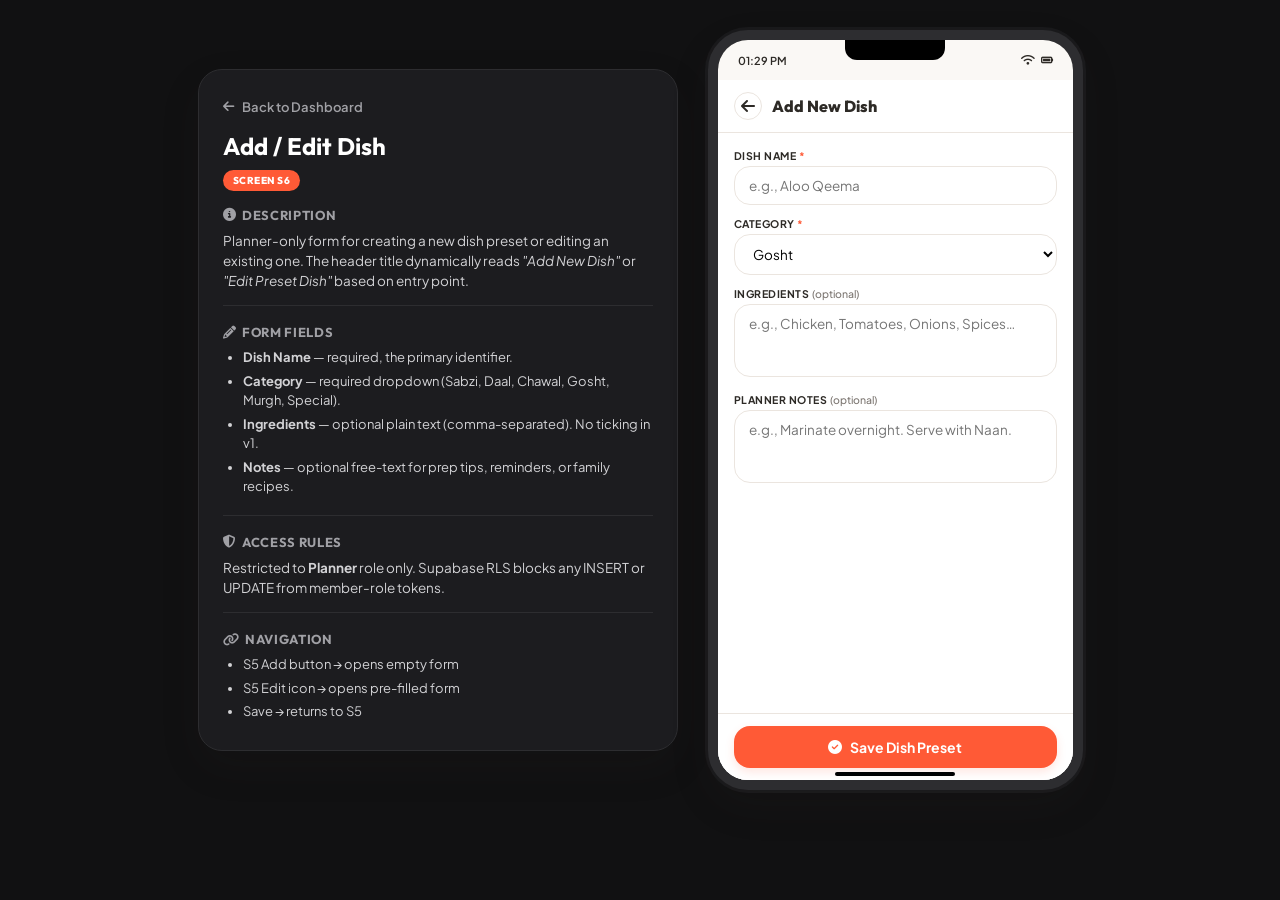
<file: prototype/s6_add_edit_dish/index.html>
<!DOCTYPE html>
<html lang="en">
<head>
  <meta charset="UTF-8">
  <meta name="viewport" content="width=device-width, initial-scale=1.0">
  <title>S6: Add / Edit Dish Wireframe - Ghar ka Menu</title>
  <link rel="preconnect" href="https://fonts.googleapis.com">
  <link rel="preconnect" href="https://fonts.gstatic.com" crossorigin>
  <link href="https://fonts.googleapis.com/css2?family=Outfit:wght@300;400;600;800&family=Plus+Jakarta+Sans:wght@300;400;500;600;700;800&display=swap" rel="stylesheet">
  <link rel="stylesheet" href="https://cdnjs.cloudflare.com/ajax/libs/font-awesome/6.4.0/css/all.min.css">
  <link rel="stylesheet" href="../styles.css">
</head>
<body>

  <div class="wireframe-container">

    <!-- Left Spec Panel -->
    <div class="spec-panel">
      <a href="../index.html" class="btn-home-link">
        <i class="fa-solid fa-arrow-left"></i> Back to Dashboard
      </a>
      <h1>Add / Edit Dish</h1>
      <span class="screen-badge">Screen S6</span>

      <div class="spec-section">
        <h3><i class="fa-solid fa-circle-info"></i> Description</h3>
        <p>Planner-only form for creating a new dish preset or editing an existing one. The header title dynamically reads <em>"Add New Dish"</em> or <em>"Edit Preset Dish"</em> based on entry point.</p>
      </div>

      <div class="spec-section">
        <h3><i class="fa-solid fa-pencil"></i> Form Fields</h3>
        <ul>
          <li><strong>Dish Name</strong> — required, the primary identifier.</li>
          <li><strong>Category</strong> — required dropdown (Sabzi, Daal, Chawal, Gosht, Murgh, Special).</li>
          <li><strong>Ingredients</strong> — optional plain text (comma-separated). No ticking in v1.</li>
          <li><strong>Notes</strong> — optional free-text for prep tips, reminders, or family recipes.</li>
        </ul>
      </div>

      <div class="spec-section">
        <h3><i class="fa-solid fa-shield-halved"></i> Access Rules</h3>
        <p>Restricted to <strong>Planner</strong> role only. Supabase RLS blocks any INSERT or UPDATE from member-role tokens.</p>
      </div>

      <div class="spec-section">
        <h3><i class="fa-solid fa-link"></i> Navigation</h3>
        <ul>
          <li>S5 Add button → opens empty form</li>
          <li>S5 Edit icon → opens pre-filled form</li>
          <li>Save → returns to S5</li>
        </ul>
      </div>
    </div>

    <!-- Right: Device Frame -->
    <div class="device-wrapper">
      <div class="device-header">
        <div class="notch"></div>
        <span class="time" id="mode-label">01:29 PM</span>
        <div class="status-right">
          <i class="fa-solid fa-wifi"></i>
          <i class="fa-solid fa-battery-full"></i>
        </div>
      </div>

      <div class="app-screen" style="padding-bottom: 0;">

        <!-- Back header -->
        <div class="screen-header-back">
          <a href="../s5_dishes_manager/index.html" class="btn-back">
            <i class="fa-solid fa-arrow-left"></i>
          </a>
          <div class="header-back-title" id="form-screen-title">Add New Dish</div>
        </div>

        <div class="form-screen">
          <div class="form-body">

            <div class="form-group">
              <label class="form-label">Dish Name <span style="color:var(--primary);">*</span></label>
              <input type="text" class="form-input" id="input-name" placeholder="e.g., Aloo Qeema">
            </div>

            <div class="form-group">
              <label class="form-label">Category <span style="color:var(--primary);">*</span></label>
              <select class="form-input" id="input-category">
                <option>Sabzi</option>
                <option>Daal</option>
                <option>Chawal</option>
                <option selected>Gosht</option>
                <option>Murgh</option>
                <option>Special</option>
              </select>
            </div>

            <div class="form-group">
              <label class="form-label">Ingredients <span style="color:var(--text-muted); font-weight:500; text-transform:none; letter-spacing:0;">(optional)</span></label>
              <textarea class="form-input" id="input-ingredients" rows="3" style="resize:none;" placeholder="e.g., Chicken, Tomatoes, Onions, Spices…"></textarea>
            </div>

            <div class="form-group">
              <label class="form-label">Planner Notes <span style="color:var(--text-muted); font-weight:500; text-transform:none; letter-spacing:0;">(optional)</span></label>
              <textarea class="form-input" id="input-notes" rows="3" style="resize:none;" placeholder="e.g., Marinate overnight. Serve with Naan."></textarea>
            </div>

          </div>

          <div class="form-footer">
            <a href="../s5_dishes_manager/index.html" class="btn-primary">
              <i class="fa-solid fa-circle-check"></i> Save Dish Preset
            </a>
          </div>
        </div>

      </div>

      <div class="device-footer"></div>
    </div>

  </div>

  <script>
    const mode = new URLSearchParams(window.location.search).get('mode');
    if (mode === 'edit') {
      document.getElementById('form-screen-title').textContent = 'Edit Preset Dish';
      document.getElementById('input-name').value = 'Aloo Qeema';
      document.getElementById('input-ingredients').value = 'Minced Beef (Qeema), Potatoes, Tomatoes, Onions, Green Chillies, Ginger Garlic paste, Garam Masala.';
      document.getElementById('input-notes').value = 'Perfect with homemade Parathas. Don\'t chop potatoes too big.';
    }
  </script>
</body>
</html>
</file>
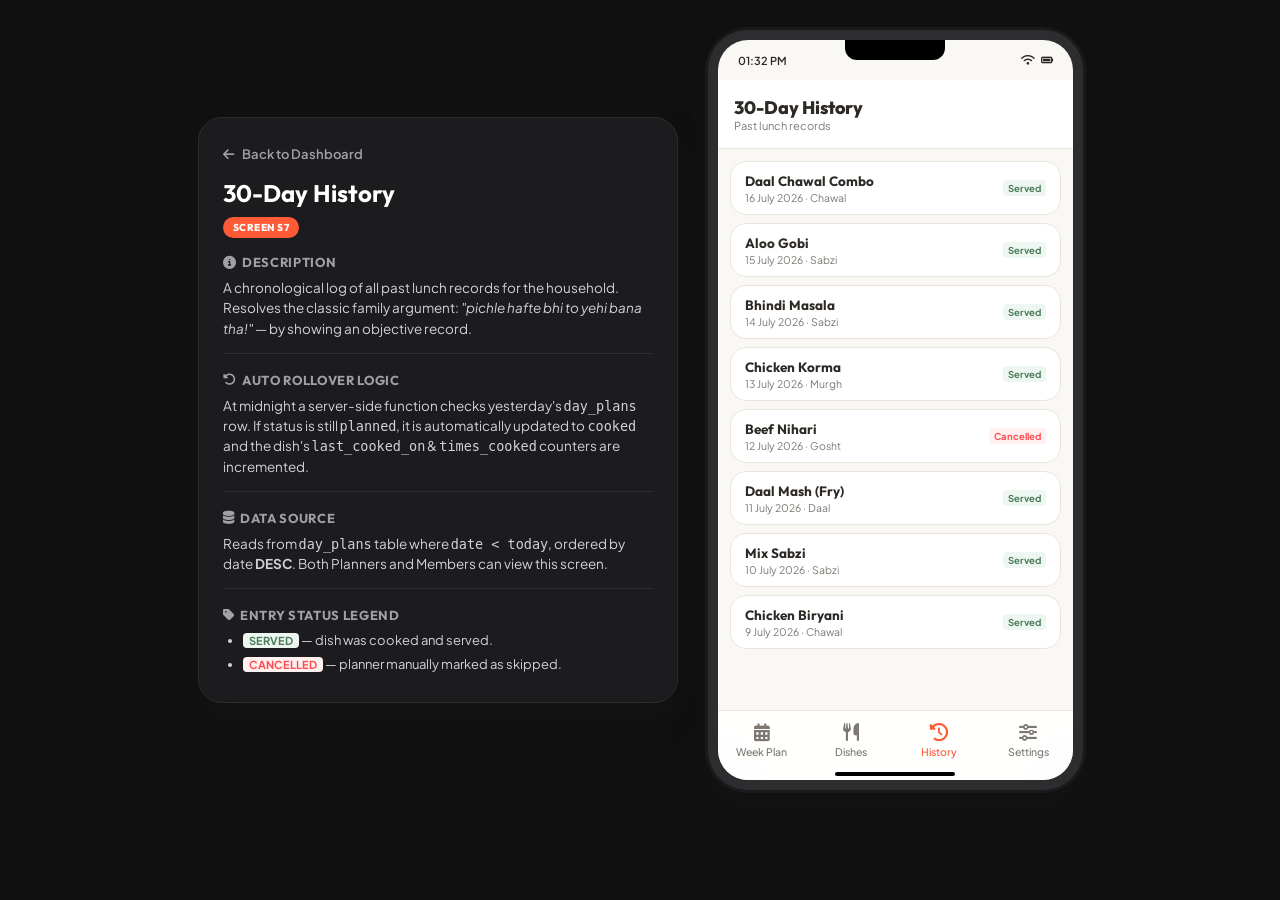
<file: prototype/s7_history/index.html>
<!DOCTYPE html>
<html lang="en">
<head>
  <meta charset="UTF-8">
  <meta name="viewport" content="width=device-width, initial-scale=1.0">
  <title>S7: History Wireframe - Ghar ka Menu</title>
  <link rel="preconnect" href="https://fonts.googleapis.com">
  <link rel="preconnect" href="https://fonts.gstatic.com" crossorigin>
  <link href="https://fonts.googleapis.com/css2?family=Outfit:wght@300;400;600;800&family=Plus+Jakarta+Sans:wght@300;400;500;600;700;800&display=swap" rel="stylesheet">
  <link rel="stylesheet" href="https://cdnjs.cloudflare.com/ajax/libs/font-awesome/6.4.0/css/all.min.css">
  <link rel="stylesheet" href="../styles.css">
</head>
<body>

  <div class="wireframe-container">

    <!-- Left Spec Panel -->
    <div class="spec-panel">
      <a href="../index.html" class="btn-home-link">
        <i class="fa-solid fa-arrow-left"></i> Back to Dashboard
      </a>
      <h1>30-Day History</h1>
      <span class="screen-badge">Screen S7</span>

      <div class="spec-section">
        <h3><i class="fa-solid fa-circle-info"></i> Description</h3>
        <p>A chronological log of all past lunch records for the household. Resolves the classic family argument: <em>"pichle hafte bhi to yehi bana tha!"</em> — by showing an objective record.</p>
      </div>

      <div class="spec-section">
        <h3><i class="fa-solid fa-rotate-left"></i> Auto Rollover Logic</h3>
        <p>At midnight a server-side function checks yesterday's <code>day_plans</code> row. If status is still <code>planned</code>, it is automatically updated to <code>cooked</code> and the dish's <code>last_cooked_on</code> &amp; <code>times_cooked</code> counters are incremented.</p>
      </div>

      <div class="spec-section">
        <h3><i class="fa-solid fa-database"></i> Data Source</h3>
        <p>Reads from <code>day_plans</code> table where <code>date &lt; today</code>, ordered by date <strong>DESC</strong>. Both Planners and Members can view this screen.</p>
      </div>

      <div class="spec-section">
        <h3><i class="fa-solid fa-tag"></i> Entry Status Legend</h3>
        <ul>
          <li><span style="background:#EEF6F1;color:#4A7C59;padding:1px 6px;border-radius:4px;font-size:11px;font-weight:700;">SERVED</span> — dish was cooked and served.</li>
          <li><span style="background:#FFF1F0;color:#FF4D4F;padding:1px 6px;border-radius:4px;font-size:11px;font-weight:700;">CANCELLED</span> — planner manually marked as skipped.</li>
        </ul>
      </div>
    </div>

    <!-- Right: Device Frame -->
    <div class="device-wrapper">
      <div class="device-header">
        <div class="notch"></div>
        <span class="time">01:32 PM</span>
        <div class="status-right">
          <i class="fa-solid fa-wifi"></i>
          <i class="fa-solid fa-battery-full"></i>
        </div>
      </div>

      <div class="app-screen">

        <!-- Header -->
        <div class="manager-header">
          <div class="manager-title">
            <h2>30-Day History</h2>
            <p>Past lunch records</p>
          </div>
        </div>

        <!-- Log list -->
        <div class="history-list">

          <div class="history-card">
            <div class="history-info">
              <div class="history-dish-name">Daal Chawal Combo</div>
              <div class="history-date">16 July 2026 · Chawal</div>
            </div>
            <div class="history-badge">Served</div>
          </div>

          <div class="history-card">
            <div class="history-info">
              <div class="history-dish-name">Aloo Gobi</div>
              <div class="history-date">15 July 2026 · Sabzi</div>
            </div>
            <div class="history-badge">Served</div>
          </div>

          <div class="history-card">
            <div class="history-info">
              <div class="history-dish-name">Bhindi Masala</div>
              <div class="history-date">14 July 2026 · Sabzi</div>
            </div>
            <div class="history-badge">Served</div>
          </div>

          <div class="history-card">
            <div class="history-info">
              <div class="history-dish-name">Chicken Korma</div>
              <div class="history-date">13 July 2026 · Murgh</div>
            </div>
            <div class="history-badge">Served</div>
          </div>

          <div class="history-card">
            <div class="history-info">
              <div class="history-dish-name">Beef Nihari</div>
              <div class="history-date">12 July 2026 · Gosht</div>
            </div>
            <div class="history-badge" style="background:#FFF1F0; color:#FF4D4F;">Cancelled</div>
          </div>

          <div class="history-card">
            <div class="history-info">
              <div class="history-dish-name">Daal Mash (Fry)</div>
              <div class="history-date">11 July 2026 · Daal</div>
            </div>
            <div class="history-badge">Served</div>
          </div>

          <div class="history-card">
            <div class="history-info">
              <div class="history-dish-name">Mix Sabzi</div>
              <div class="history-date">10 July 2026 · Sabzi</div>
            </div>
            <div class="history-badge">Served</div>
          </div>

          <div class="history-card">
            <div class="history-info">
              <div class="history-dish-name">Chicken Biryani</div>
              <div class="history-date">9 July 2026 · Chawal</div>
            </div>
            <div class="history-badge">Served</div>
          </div>

        </div>
      </div>

      <!-- Bottom Nav -->
      <div class="bottom-nav">
        <a href="../s2_week_view/index.html" class="nav-item">
          <i class="fa-solid fa-calendar-days"></i><span>Week Plan</span>
        </a>
        <a href="../s5_dishes_manager/index.html" class="nav-item">
          <i class="fa-solid fa-utensils"></i><span>Dishes</span>
        </a>
        <a href="../s7_history/index.html" class="nav-item active">
          <i class="fa-solid fa-clock-rotate-left"></i><span>History</span>
        </a>
        <a href="../s8_settings/index.html" class="nav-item">
          <i class="fa-solid fa-sliders"></i><span>Settings</span>
        </a>
      </div>

      <div class="device-footer"></div>
    </div>

  </div>

</body>
</html>
</file>
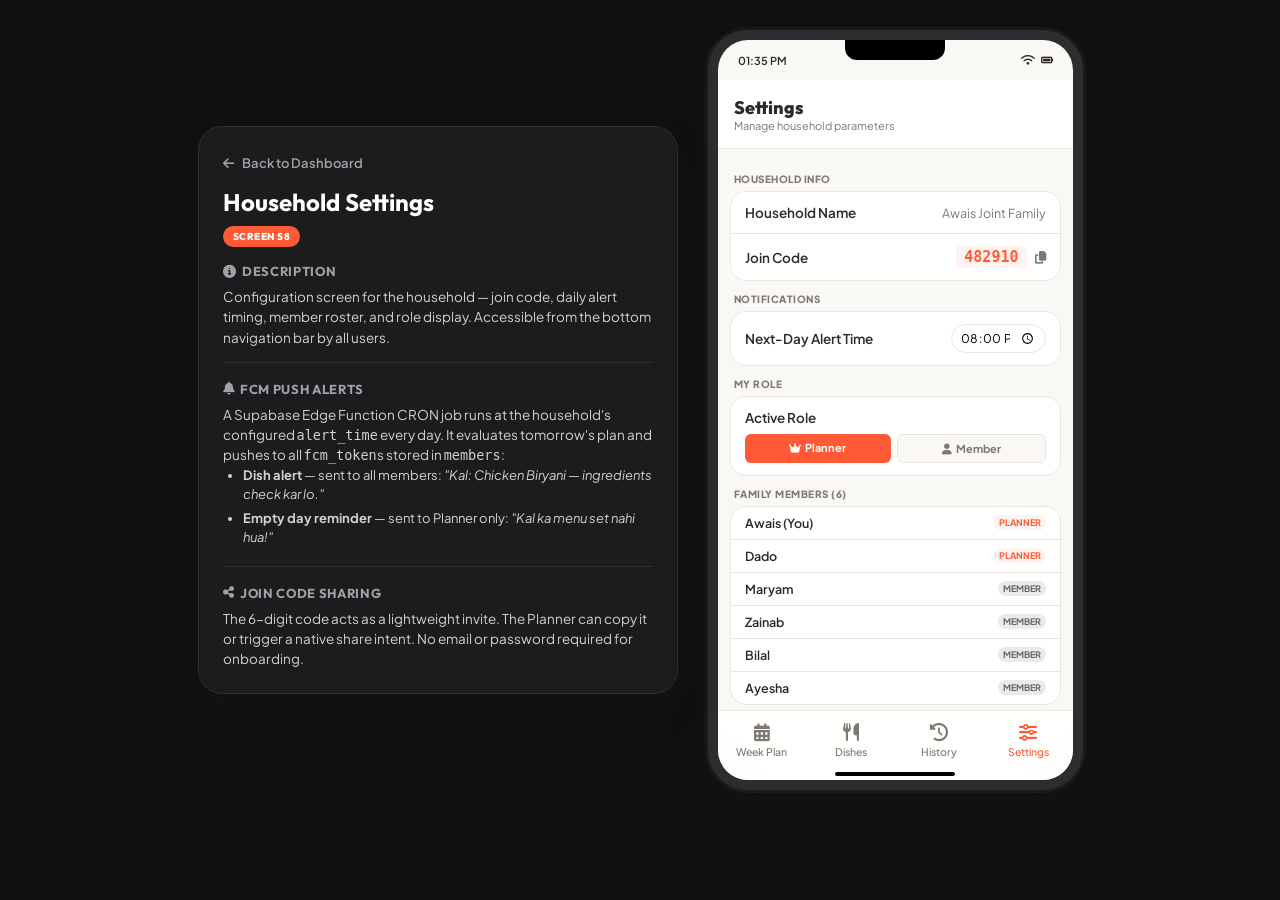
<file: prototype/s8_settings/index.html>
<!DOCTYPE html>
<html lang="en">

<head>
  <meta charset="UTF-8">
  <meta name="viewport" content="width=device-width, initial-scale=1.0">
  <title>S8: Settings Wireframe - Ghar ka Menu</title>
  <link rel="preconnect" href="https://fonts.googleapis.com">
  <link rel="preconnect" href="https://fonts.gstatic.com" crossorigin>
  <link
    href="https://fonts.googleapis.com/css2?family=Outfit:wght@300;400;600;800&family=Plus+Jakarta+Sans:wght@300;400;500;600;700;800&display=swap"
    rel="stylesheet">
  <link rel="stylesheet" href="https://cdnjs.cloudflare.com/ajax/libs/font-awesome/6.4.0/css/all.min.css">
  <link rel="stylesheet" href="../styles.css">
</head>

<body>

  <div class="wireframe-container">

    <!-- Left Spec Panel -->
    <div class="spec-panel">
      <a href="../index.html" class="btn-home-link">
        <i class="fa-solid fa-arrow-left"></i> Back to Dashboard
      </a>
      <h1>Household Settings</h1>
      <span class="screen-badge">Screen S8</span>

      <div class="spec-section">
        <h3><i class="fa-solid fa-circle-info"></i> Description</h3>
        <p>Configuration screen for the household — join code, daily alert timing, member roster, and role display.
          Accessible from the bottom navigation bar by all users.</p>
      </div>

      <div class="spec-section">
        <h3><i class="fa-solid fa-bell"></i> FCM Push Alerts</h3>
        <p>A Supabase Edge Function CRON job runs at the household's configured <code>alert_time</code> every day. It
          evaluates tomorrow's plan and pushes to all <code>fcm_token</code>s stored in <code>members</code>:</p>
        <ul>
          <li><strong>Dish alert</strong> — sent to all members: <em>"Kal: Chicken Biryani — ingredients check kar
              lo."</em></li>
          <li><strong>Empty day reminder</strong> — sent to Planner only: <em>"Kal ka menu set nahi hua!"</em></li>
        </ul>
      </div>

      <div class="spec-section">
        <h3><i class="fa-solid fa-share-nodes"></i> Join Code Sharing</h3>
        <p>The 6-digit code acts as a lightweight invite. The Planner can copy it or trigger a native share intent. No
          email or password required for onboarding.</p>
      </div>
    </div>

    <!-- Right: Device Frame -->
    <div class="device-wrapper">
      <div class="device-header">
        <div class="notch"></div>
        <span class="time">01:35 PM</span>
        <div class="status-right">
          <i class="fa-solid fa-wifi"></i>
          <i class="fa-solid fa-battery-full"></i>
        </div>
      </div>

      <div class="app-screen">

        <!-- Header -->
        <div class="manager-header">
          <div class="manager-title">
            <h2>Settings</h2>
            <p>Manage household parameters</p>
          </div>
        </div>

        <div class="settings-list">

          <!-- Household Info -->
          <div class="settings-section-title">Household Info</div>
          <div class="settings-card">
            <div class="settings-row">
              <span class="settings-lbl">Household Name</span>
              <span class="settings-val">Awais Joint Family</span>
            </div>
            <div class="settings-row">
              <span class="settings-lbl">Join Code</span>
              <span class="settings-val" style="gap:8px;">
                <span class="code"
                  style="font-family:monospace; font-size:15px; font-weight:800; color:var(--primary); background:var(--primary-light); padding:2px 8px; border-radius:4px;">482910</span>
                <i class="fa-solid fa-copy" style="color:var(--text-muted); cursor:pointer; font-size:13px;"></i>
              </span>
            </div>
          </div>

          <!-- Notifications -->
          <div class="settings-section-title">Notifications</div>
          <div class="settings-card">
            <div class="settings-row">
              <span class="settings-lbl">Next-Day Alert Time</span>
              <span class="settings-val">
                <input type="time" class="form-input" value="20:00"
                  style="padding:4px 8px; width:95px; font-size:12px; text-align:center;">
              </span>
            </div>
          </div>

          <!-- My Role -->
          <div class="settings-section-title">My Role</div>
          <div class="settings-card">
            <div class="settings-row" style="align-items:flex-start; flex-direction:column; gap:8px;">
              <span class="settings-lbl">Active Role</span>
              <div style="display:flex; gap:6px; width:100%;">
                <div
                  style="flex:1; padding:7px; text-align:center; border-radius:6px; background:var(--primary); color:#fff; font-size:11px; font-weight:700; cursor:pointer;">
                  <i class="fa-solid fa-crown" style="margin-right:4px;"></i>Planner
                </div>
                <div
                  style="flex:1; padding:7px; text-align:center; border-radius:6px; background:var(--bg-app); color:var(--text-muted); border:1.5px solid var(--border); font-size:11px; font-weight:700; cursor:pointer;">
                  <i class="fa-solid fa-user" style="margin-right:4px;"></i>Member
                </div>
              </div>
            </div>
          </div>

          <!-- Members List -->
          <div class="settings-section-title">Family Members (6)</div>
          <div class="settings-card">

            <div class="member-list-item">
              <span class="member-item-name">Awais (You)</span>
              <span class="member-item-role planner">Planner</span>
            </div>
            <div class="member-list-item">
              <span class="member-item-name">Dado</span>
              <span class="member-item-role planner">Planner</span>
            </div>
            <div class="member-list-item">
              <span class="member-item-name">Maryam</span>
              <span class="member-item-role member">Member</span>
            </div>
            <div class="member-list-item">
              <span class="member-item-name">Zainab</span>
              <span class="member-item-role member">Member</span>
            </div>
            <div class="member-list-item">
              <span class="member-item-name">Bilal</span>
              <span class="member-item-role member">Member</span>
            </div>
            <div class="member-list-item">
              <span class="member-item-name">Ayesha</span>
              <span class="member-item-role member">Member</span>
            </div>

          </div>

        </div>
      </div>

      <!-- Bottom Nav -->
      <div class="bottom-nav">
        <a href="../s2_week_view/index.html" class="nav-item">
          <i class="fa-solid fa-calendar-days"></i><span>Week Plan</span>
        </a>
        <a href="../s5_dishes_manager/index.html" class="nav-item">
          <i class="fa-solid fa-utensils"></i><span>Dishes</span>
        </a>
        <a href="../s7_history/index.html" class="nav-item">
          <i class="fa-solid fa-clock-rotate-left"></i><span>History</span>
        </a>
        <a href="../s8_settings/index.html" class="nav-item active">
          <i class="fa-solid fa-sliders"></i><span>Settings</span>
        </a>
      </div>

      <div class="device-footer"></div>
    </div>

  </div>

</body>

</html>
</file>
<file: prototype/styles.css>
/* Ghar ka Menu - Global Design System */
:root {
  --primary: #FF5A36;
  --primary-hover: #E04825;
  --primary-light: #FFF2EF;
  --secondary: #4A7C59;
  --secondary-hover: #3B6347;
  --secondary-light: #EEF6F1;
  --bg-app: #FAF8F5;
  --bg-card: #FFFFFF;
  --text-main: #2D2A26;
  --text-muted: #7E7873;
  --border: #EBE5DF;
  --accent: #E6A23C;
  --accent-light: #FDF6EC;
  
  --font-title: 'Outfit', -apple-system, BlinkMacSystemFont, "Segoe UI", Roboto, sans-serif;
  --font-body: 'Plus Jakarta Sans', -apple-system, BlinkMacSystemFont, "Segoe UI", Roboto, sans-serif;
  
  --radius-sm: 8px;
  --radius-md: 16px;
  --radius-lg: 24px;
  --radius-xl: 32px;
  
  --shadow-sm: 0 2px 8px rgba(45, 42, 38, 0.04);
  --shadow-md: 0 8px 24px rgba(45, 42, 38, 0.06);
  --shadow-lg: 0 16px 40px rgba(45, 42, 38, 0.1);
  
  --transition: all 0.25s cubic-bezier(0.4, 0, 0.2, 1);
}

/* Global Reset */
* {
  box-sizing: border-box;
  margin: 0;
  padding: 0;
  -webkit-tap-highlight-color: transparent;
}

body {
  background-color: #111112;
  color: #E2E2E5;
  font-family: var(--font-body);
  min-height: 100vh;
  display: flex;
  flex-direction: column;
  align-items: center;
  padding: 30px 15px;
}

/* Common Layout: Split View for Wireframe Screen Pages */
.wireframe-container {
  display: flex;
  gap: 30px;
  max-width: 1050px;
  width: 100%;
  margin: 0 auto;
  align-items: center;
  justify-content: center;
  flex-wrap: wrap;
}

/* Screen Explanation Panel */
.spec-panel {
  flex: 1.2;
  min-width: 320px;
  max-width: 480px;
  background: #1C1C1F;
  border: 1px solid #2D2D30;
  border-radius: var(--radius-lg);
  padding: 24px;
  box-shadow: var(--shadow-lg);
}

.spec-panel h1 {
  font-family: var(--font-title);
  font-size: 24px;
  color: #FFFFFF;
  margin-bottom: 6px;
}

.spec-panel .screen-badge {
  display: inline-block;
  background: var(--primary);
  color: #FFFFFF;
  font-family: var(--font-title);
  font-size: 10px;
  font-weight: 800;
  padding: 4px 10px;
  border-radius: 20px;
  margin-bottom: 16px;
  text-transform: uppercase;
  letter-spacing: 0.05em;
}

.spec-section {
  margin-bottom: 18px;
  padding-bottom: 14px;
  border-bottom: 1px solid #2D2D30;
}

.spec-section:last-child {
  border-bottom: none;
  margin-bottom: 0;
  padding-bottom: 0;
}

.spec-section h3 {
  font-family: var(--font-title);
  font-size: 13px;
  text-transform: uppercase;
  color: #A0A0A5;
  margin-bottom: 8px;
  letter-spacing: 0.05em;
  display: flex;
  align-items: center;
  gap: 6px;
}

.spec-section p {
  font-size: 13.5px;
  color: #D2D2D5;
  line-height: 1.5;
}

.spec-section ul {
  padding-left: 20px;
  font-size: 13px;
  color: #D2D2D5;
  line-height: 1.5;
}

.spec-section li {
  margin-bottom: 4px;
}

.btn-home-link {
  display: inline-flex;
  align-items: center;
  gap: 8px;
  color: #A0A0A5;
  text-decoration: none;
  font-size: 13px;
  font-weight: 600;
  margin-bottom: 16px;
  transition: var(--transition);
}

.btn-home-link:hover {
  color: var(--primary);
}

/* Device Wrapper styling - slightly scaled down to fit standard laptops */
.device-wrapper {
  position: relative;
  width: 375px;
  height: 760px;
  background: #000;
  border: 10px solid #2D2D30;
  border-radius: 40px;
  box-shadow: var(--shadow-lg), 0 0 0 3px #1A1A1C;
  overflow: hidden;
  display: flex;
  flex-direction: column;
  flex-shrink: 0;
}

/* Device Status Bar Mock */
.device-header {
  height: 40px;
  background: var(--bg-app);
  display: flex;
  justify-content: space-between;
  align-items: center;
  padding: 0 20px;
  font-size: 11px;
  font-weight: 600;
  color: var(--text-main);
  z-index: 10;
  user-select: none;
}

.device-header .status-right {
  display: flex;
  align-items: center;
  gap: 6px;
}

.device-header .notch {
  width: 100px;
  height: 20px;
  background: #000;
  border-bottom-left-radius: 12px;
  border-bottom-right-radius: 12px;
  position: absolute;
  top: 0;
  left: 50%;
  transform: translateX(-50%);
  z-index: 11;
}

/* Mobile Screen Window */
.app-screen {
  flex: 1;
  background: var(--bg-app);
  color: var(--text-main);
  display: flex;
  flex-direction: column;
  overflow-y: auto;
  position: relative;
  padding-bottom: 74px; /* Space for bottom nav */
}

/* Navigation Bar */
.bottom-nav {
  position: absolute;
  bottom: 0;
  left: 0;
  right: 0;
  height: 70px;
  background: rgba(255, 255, 255, 0.9);
  backdrop-filter: blur(16px);
  border-top: 1px solid var(--border);
  display: flex;
  justify-content: space-around;
  align-items: center;
  padding-bottom: 10px;
  z-index: 9;
}

.nav-item {
  display: flex;
  flex-direction: column;
  align-items: center;
  gap: 3px;
  color: var(--text-muted);
  text-decoration: none;
  font-size: 10.5px;
  font-weight: 500;
  cursor: pointer;
  flex: 1;
  transition: var(--transition);
}

.nav-item i {
  font-size: 18px;
}

.nav-item.active {
  color: var(--primary);
}

/* Device Home Indicator */
.device-footer {
  position: absolute;
  bottom: 4px;
  left: 50%;
  transform: translateX(-50%);
  width: 120px;
  height: 4px;
  background: #000000;
  border-radius: 10px;
  z-index: 12;
  pointer-events: none;
}

/* S1: Onboarding Styles (Optimized to fit screen without scrolling) */
.onboarding-screen {
  padding: 16px 20px;
  display: flex;
  flex-direction: column;
  height: 100%;
  justify-content: space-between;
}

.brand-section {
  text-align: center;
  margin-top: 15px;
}

.brand-logo {
  width: 56px;
  height: 56px;
  background: var(--primary-light);
  border-radius: var(--radius-lg);
  display: flex;
  align-items: center;
  justify-content: center;
  margin: 0 auto 10px auto;
  font-size: 26px;
  box-shadow: var(--shadow-sm);
  border: 1px solid rgba(255, 90, 54, 0.15);
}

.brand-title {
  font-family: var(--font-title);
  font-size: 24px;
  color: var(--text-main);
  font-weight: 800;
}

.brand-tagline {
  font-size: 12px;
  color: var(--text-muted);
  margin-top: 4px;
}

.onboarding-card {
  background: var(--bg-card);
  border-radius: var(--radius-md);
  padding: 16px 20px;
  border: 1.5px solid var(--border);
  box-shadow: var(--shadow-sm);
  margin-bottom: 0;
}

.btn-google-signin {
  width: 100%;
  height: 50px;
  background: #FFFFFF;
  border: 1.5px solid var(--border);
  border-radius: var(--radius-md);
  font-family: var(--font-body);
  font-size: 14px;
  font-weight: 600;
  color: var(--text-main);
  display: flex;
  align-items: center;
  justify-content: center;
  gap: 10px;
  cursor: pointer;
  transition: var(--transition);
  box-shadow: var(--shadow-sm);
}

.btn-google-signin:hover {
  border-color: #4285F4;
  box-shadow: 0 4px 12px rgba(66, 133, 244, 0.15);
  background: #F8FAFF;
}

.signed-in-bar {
  display: flex;
  align-items: center;
  gap: 10px;
  background: var(--secondary-light);
  border: 1.5px solid rgba(74, 124, 89, 0.2);
  border-radius: var(--radius-md);
  padding: 10px 14px;
  margin-bottom: 18px;
}

.signed-in-avatar {
  width: 32px;
  height: 32px;
  border-radius: 50%;
  background: var(--secondary);
  color: #FFF;
  display: flex;
  align-items: center;
  justify-content: center;
  font-family: var(--font-title);
  font-size: 13px;
  font-weight: 800;
  flex-shrink: 0;
}

.signed-in-info {
  flex: 1;
  min-width: 0;
}

.signed-in-name {
  font-family: var(--font-title);
  font-size: 13px;
  font-weight: 700;
  color: var(--text-main);
}

.signed-in-email {
  font-size: 10.5px;
  color: var(--text-muted);
  overflow: hidden;
  text-overflow: ellipsis;
  white-space: nowrap;
}

.form-group {
  margin-bottom: 12px;
}

.form-label {
  display: block;
  font-size: 10.5px;
  font-weight: 700;
  color: var(--text-main);
  margin-bottom: 4px;
  text-transform: uppercase;
  letter-spacing: 0.05em;
}

.form-input {
  width: 100%;
  padding: 10px 14px;
  border: 1.5px solid var(--border);
  border-radius: var(--radius-md);
  font-family: var(--font-body);
  font-size: 13.5px;
  outline: none;
  transition: var(--transition);
  background: #FFF;
}

.form-input:focus {
  border-color: var(--primary);
  box-shadow: 0 0 0 3px rgba(255, 90, 54, 0.12);
}

.btn-primary {
  background: var(--primary);
  color: #FFF;
  border: none;
  padding: 12px 18px;
  border-radius: var(--radius-md);
  font-family: var(--font-body);
  font-size: 14px;
  font-weight: 700;
  width: 100%;
  cursor: pointer;
  display: flex;
  align-items: center;
  justify-content: center;
  gap: 8px;
  text-decoration: none;
  transition: var(--transition);
  box-shadow: 0 4px 10px rgba(255, 90, 54, 0.15);
}

.btn-primary:hover {
  background: var(--primary-hover);
}

.btn-secondary {
  background: transparent;
  color: var(--text-main);
  border: 1.5px solid var(--text-main);
  padding: 10px 18px;
  border-radius: var(--radius-md);
  font-family: var(--font-body);
  font-size: 13.5px;
  font-weight: 700;
  width: 100%;
  text-decoration: none;
  display: flex;
  align-items: center;
  justify-content: center;
  cursor: pointer;
  transition: var(--transition);
}

.btn-secondary:hover {
  background: var(--text-main);
  color: #FFF;
}

.text-divider {
  display: flex;
  align-items: center;
  text-align: center;
  color: var(--text-muted);
  font-size: 11px;
  margin: 10px 0;
}

.text-divider::before, .text-divider::after {
  content: '';
  flex: 1;
  border-bottom: 1.5px solid var(--border);
}

.text-divider:not(:empty)::before {
  margin-right: .5em;
}

.text-divider:not(:empty)::after {
  margin-left: .5em;
}

/* S2: Week View Styles */
.week-header {
  padding: 16px 16px 8px 16px;
  display: flex;
  justify-content: space-between;
  align-items: center;
  background: var(--bg-app);
}

.week-title-area h2 {
  font-family: var(--font-title);
  font-size: 20px;
  color: var(--text-main);
  font-weight: 800;
}

.week-title-area p {
  font-size: 11px;
  color: var(--text-muted);
  margin-top: 1px;
}

.role-badge {
  font-size: 10px;
  font-weight: 700;
  padding: 3px 8px;
  border-radius: 20px;
  display: inline-flex;
  align-items: center;
  gap: 4px;
  text-transform: uppercase;
}

.role-badge.planner {
  background: var(--primary-light);
  color: var(--primary);
}

.role-badge.member {
  background: var(--secondary-light);
  color: var(--secondary);
}

.week-list {
  padding: 8px 12px;
}

.day-card {
  background: var(--bg-card);
  border-radius: var(--radius-md);
  padding: 12px 14px;
  margin-bottom: 10px;
  border: 1.5px solid var(--border);
  box-shadow: var(--shadow-sm);
  display: flex;
  gap: 12px;
  position: relative;
  text-decoration: none;
  transition: var(--transition);
}

.day-card.today {
  border-color: var(--primary);
  background: linear-gradient(135deg, #FFF, var(--primary-light));
}

.day-card.today::before {
  content: 'TODAY';
  position: absolute;
  top: -8px;
  right: 12px;
  background: var(--primary);
  color: white;
  font-size: 8px;
  font-weight: 800;
  padding: 1px 6px;
  border-radius: 10px;
  letter-spacing: 0.05em;
}

.day-card:hover {
  transform: translateY(-1px);
  box-shadow: var(--shadow-md);
}

.day-info {
  display: flex;
  flex-direction: column;
  align-items: center;
  justify-content: center;
  min-width: 50px;
  border-right: 1.5px solid var(--border);
  padding-right: 10px;
}

.day-info .day-name {
  font-size: 10.5px;
  font-weight: 800;
  color: var(--text-muted);
  text-transform: uppercase;
}

.day-info .day-date {
  font-family: var(--font-title);
  font-size: 18px;
  font-weight: 800;
  color: var(--text-main);
  line-height: 1.1;
  margin-top: 1px;
}

.dish-content {
  flex: 1;
  display: flex;
  flex-direction: column;
  justify-content: center;
}

.dish-category {
  font-size: 9px;
  font-weight: 700;
  color: var(--text-muted);
  text-transform: uppercase;
  margin-bottom: 1px;
  letter-spacing: 0.05em;
}

.dish-name {
  font-family: var(--font-title);
  font-size: 15px;
  font-weight: 700;
  color: var(--text-main);
}

.dish-empty {
  font-size: 13px;
  color: var(--text-muted);
  font-style: italic;
}

.dish-notes {
  font-size: 10.5px;
  color: var(--text-muted);
  margin-top: 2px;
  display: -webkit-box;
  -webkit-line-clamp: 1;
  -webkit-box-orient: vertical;
  overflow: hidden;
}

.day-status-pill {
  font-size: 8px;
  font-weight: 800;
  padding: 1px 5px;
  border-radius: 4px;
  margin-top: 4px;
  display: inline-block;
  align-self: flex-start;
  text-transform: uppercase;
}

.day-status-pill.planned {
  background: #E6F7FF;
  color: #1890FF;
}

.day-status-pill.cooked {
  background: var(--secondary-light);
  color: var(--secondary);
}

.day-status-pill.cancelled {
  background: #FFF1F0;
  color: #FF4D4F;
}

.day-actions {
  display: flex;
  align-items: center;
  justify-content: center;
}

.day-action-btn {
  width: 28px;
  height: 28px;
  border-radius: 50%;
  background: var(--bg-app);
  border: 1.5px solid var(--border);
  display: flex;
  align-items: center;
  justify-content: center;
  color: var(--text-main);
  transition: var(--transition);
}

/* S3: Assign Dish Styles */
.screen-header-back {
  padding: 12px 16px;
  display: flex;
  align-items: center;
  gap: 10px;
  border-bottom: 1.5px solid var(--border);
  background: #FFF;
}

.btn-back {
  width: 28px;
  height: 28px;
  border-radius: 50%;
  border: 1.5px solid var(--border);
  display: flex;
  align-items: center;
  justify-content: center;
  color: var(--text-main);
  text-decoration: none;
  background: #FFF;
  transition: var(--transition);
}

.btn-back:hover {
  background: var(--bg-app);
}

.header-back-title {
  font-family: var(--font-title);
  font-size: 16px;
  font-weight: 800;
}

.category-tabs {
  display: flex;
  overflow-x: auto;
  padding: 10px 12px;
  gap: 6px;
  background: #FFF;
  border-bottom: 1.5px solid var(--border);
}

.category-tabs::-webkit-scrollbar {
  display: none;
}

.cat-tab {
  white-space: nowrap;
  padding: 6px 12px;
  border-radius: 20px;
  background: var(--bg-app);
  border: 1.5px solid var(--border);
  font-size: 11px;
  font-weight: 700;
  cursor: pointer;
}

.cat-tab.active {
  background: var(--text-main);
  color: #FFF;
  border-color: var(--text-main);
}

.search-bar-container {
  padding: 8px 12px;
  background: #FFF;
}

.search-input-wrapper {
  position: relative;
}

.search-input-wrapper i {
  position: absolute;
  left: 12px;
  top: 50%;
  transform: translateY(-50%);
  color: var(--text-muted);
  font-size: 13px;
}

.search-input {
  width: 100%;
  padding: 8px 12px 8px 32px;
  border: 1.5px solid var(--border);
  border-radius: var(--radius-md);
  font-size: 12.5px;
  outline: none;
}

.assign-dish-list {
  padding: 8px 12px;
  flex: 1;
}

.assign-card {
  background: var(--bg-card);
  border: 1.5px solid var(--border);
  border-radius: var(--radius-md);
  padding: 12px;
  margin-bottom: 8px;
  display: flex;
  justify-content: space-between;
  align-items: center;
  text-decoration: none;
  transition: var(--transition);
}

.assign-card:hover {
  border-color: var(--primary);
  background: var(--primary-light);
}

.assign-dish-name {
  font-family: var(--font-title);
  font-size: 14.5px;
  font-weight: 700;
  color: var(--text-main);
}

.assign-cooked-tag {
  font-size: 10.5px;
  color: var(--text-muted);
  margin-top: 1px;
  display: flex;
  align-items: center;
  gap: 4px;
}

.repeat-warning-badge {
  font-size: 9.5px;
  font-weight: 700;
  color: #E6A23C;
  background: #FFFBE6;
  border: 1px solid #FFE58F;
  padding: 2px 5px;
  border-radius: 4px;
  margin-top: 4px;
  display: inline-flex;
  align-items: center;
  gap: 3px;
}

.assign-score-badge {
  font-size: 10.5px;
  font-weight: 700;
  padding: 3px 6px;
  border-radius: 12px;
  background: var(--bg-app);
  color: var(--text-main);
  border: 1px solid var(--border);
}

/* S4: Dish Profile Styles */
.dish-detail-screen {
  background: #FFF;
  height: 100%;
}

.detail-header-cover {
  height: 100px;
  background: linear-gradient(135deg, var(--primary-light), #FFEAE6);
  position: relative;
  display: flex;
  align-items: flex-end;
  padding: 12px 16px;
}

.detail-cat-tag {
  background: var(--primary);
  color: white;
  font-size: 9.5px;
  font-weight: 800;
  padding: 3px 8px;
  border-radius: 20px;
  letter-spacing: 0.05em;
  text-transform: uppercase;
}

.detail-body {
  padding: 18px 16px;
}

.detail-title {
  font-family: var(--font-title);
  font-size: 22px;
  font-weight: 800;
  color: var(--text-main);
  margin-bottom: 6px;
}

.detail-stats {
  display: flex;
  gap: 10px;
  margin-bottom: 18px;
}

.stat-box {
  flex: 1;
  background: var(--bg-app);
  padding: 10px;
  border-radius: var(--radius-md);
  border: 1.5px solid var(--border);
  text-align: center;
}

.stat-val {
  font-family: var(--font-title);
  font-size: 14.5px;
  font-weight: 800;
  color: var(--text-main);
}

.stat-lbl {
  font-size: 9px;
  color: var(--text-muted);
  margin-top: 1px;
  text-transform: uppercase;
  font-weight: 700;
}

.detail-section {
  margin-bottom: 16px;
}

.detail-section-title {
  font-family: var(--font-title);
  font-size: 13px;
  font-weight: 800;
  color: var(--text-main);
  margin-bottom: 6px;
  text-transform: uppercase;
  letter-spacing: 0.05em;
  border-left: 3px solid var(--primary);
  padding-left: 6px;
}

.detail-text {
  font-size: 13px;
  color: var(--text-main);
  line-height: 1.5;
  background: var(--bg-app);
  padding: 10px;
  border-radius: var(--radius-md);
  border: 1px dashed var(--border);
}

/* S5: Dishes Manager Styles */
.manager-header {
  padding: 16px;
  background: #FFF;
  border-bottom: 1.5px solid var(--border);
  display: flex;
  justify-content: space-between;
  align-items: center;
}

.manager-title h2 {
  font-family: var(--font-title);
  font-size: 18px;
  font-weight: 800;
}

.manager-title p {
  font-size: 11px;
  color: var(--text-muted);
}

.btn-add-circle {
  width: 36px;
  height: 36px;
  border-radius: 50%;
  background: var(--primary);
  color: white;
  border: none;
  display: flex;
  align-items: center;
  justify-content: center;
  font-size: 16px;
  text-decoration: none;
  box-shadow: 0 4px 10px rgba(255, 90, 54, 0.25);
  transition: var(--transition);
}

.btn-add-circle:hover {
  background: var(--primary-hover);
}

.manager-list {
  padding: 12px;
}

.manager-item {
  background: #FFF;
  border: 1.5px solid var(--border);
  border-radius: var(--radius-md);
  padding: 10px 14px;
  margin-bottom: 8px;
  display: flex;
  justify-content: space-between;
  align-items: center;
  text-decoration: none;
  color: inherit;
  transition: var(--transition);
}

.manager-item:hover {
  border-color: var(--primary);
}

.manager-item-name {
  font-family: var(--font-title);
  font-weight: 700;
  font-size: 13.5px;
}

.manager-item-sub {
  font-size: 10.5px;
  color: var(--text-muted);
  margin-top: 1px;
}

.manager-item-actions {
  display: flex;
  gap: 6px;
}

.action-icon-btn {
  width: 26px;
  height: 26px;
  border-radius: 6px;
  border: 1px solid var(--border);
  display: flex;
  align-items: center;
  justify-content: center;
  background: #FFF;
  color: var(--text-muted);
  text-decoration: none;
  font-size: 12px;
  transition: var(--transition);
}

.action-icon-btn:hover {
  color: var(--primary);
  border-color: var(--primary);
}

/* S6: Add/Edit Form Styles */
.form-screen {
  background: #FFF;
  display: flex;
  flex-direction: column;
  height: 100%;
}

.form-body {
  padding: 16px;
  flex: 1;
}

.form-footer {
  padding: 12px 16px;
  border-top: 1.5px solid var(--border);
  background: #FFF;
}

/* S7: History Styles */
.history-list {
  padding: 12px;
}

.history-card {
  background: var(--bg-card);
  border: 1.5px solid var(--border);
  border-radius: var(--radius-md);
  padding: 10px 14px;
  margin-bottom: 8px;
  display: flex;
  justify-content: space-between;
  align-items: center;
}

.history-dish-name {
  font-family: var(--font-title);
  font-size: 13.5px;
  font-weight: 700;
}

.history-date {
  font-size: 10.5px;
  color: var(--text-muted);
  margin-top: 1px;
}

.history-badge {
  font-size: 9.5px;
  font-weight: 700;
  padding: 2px 5px;
  border-radius: 4px;
  background: var(--secondary-light);
  color: var(--secondary);
}

/* S8: Settings Styles */
.settings-list {
  padding: 12px;
}

.settings-section-title {
  font-size: 10px;
  font-weight: 800;
  color: var(--text-muted);
  text-transform: uppercase;
  margin: 12px 0 6px 4px;
  letter-spacing: 0.05em;
}

.settings-card {
  background: #FFF;
  border: 1.5px solid var(--border);
  border-radius: var(--radius-md);
  overflow: hidden;
}

.settings-row {
  display: flex;
  justify-content: space-between;
  align-items: center;
  padding: 12px 14px;
  border-bottom: 1.5px solid var(--border);
  font-size: 13.5px;
  background: #FFF;
}

.settings-row:last-child {
  border-bottom: none;
}

.settings-lbl {
  font-weight: 600;
  color: var(--text-main);
}

.settings-val {
  color: var(--text-muted);
  font-size: 12.5px;
  display: flex;
  align-items: center;
  gap: 4px;
}

.settings-val.code {
  font-family: monospace;
  font-size: 15px;
  font-weight: 800;
  color: var(--primary);
  background: var(--primary-light);
  padding: 2px 6px;
  border-radius: 4px;
}

.member-list-item {
  display: flex;
  justify-content: space-between;
  align-items: center;
  padding: 8px 14px;
  border-bottom: 1px solid var(--border);
}

.member-list-item:last-child {
  border-bottom: none;
}

.member-item-name {
  font-weight: 600;
  font-size: 12.5px;
}

.member-item-role {
  font-size: 9px;
  padding: 2px 5px;
  border-radius: 10px;
  font-weight: 700;
  text-transform: uppercase;
}

.member-item-role.planner {
  background: var(--primary-light);
  color: var(--primary);
}

.member-item-role.member {
  background: #EAEAEA;
  color: #666;
}

/* Home / Directory Dashboard Styles */
.dashboard-title {
  font-family: var(--font-title);
  font-size: 32px;
  font-weight: 800;
  margin-bottom: 10px;
  color: #FFFFFF;
}

.dashboard-desc {
  font-size: 14px;
  color: #A0A0A5;
  max-width: 650px;
  text-align: center;
  line-height: 1.6;
  margin-bottom: 30px;
}

.wireframe-grid {
  display: grid;
  grid-template-columns: repeat(auto-fill, minmax(260px, 1fr));
  gap: 15px;
  width: 100%;
  max-width: 950px;
}

.grid-card {
  background: #1C1C1F;
  border: 1px solid #2D2D30;
  border-radius: var(--radius-md);
  padding: 16px;
  text-decoration: none;
  color: inherit;
  transition: var(--transition);
  display: flex;
  flex-direction: column;
  justify-content: space-between;
}

.grid-card:hover {
  transform: translateY(-2px);
  border-color: var(--primary);
  background: #232326;
}

.grid-card-header {
  display: flex;
  justify-content: space-between;
  align-items: center;
  margin-bottom: 10px;
}

.grid-card-num {
  font-family: var(--font-title);
  font-size: 11px;
  font-weight: 800;
  color: var(--primary);
  background: rgba(255, 90, 54, 0.1);
  padding: 3px 6px;
  border-radius: 4px;
  text-transform: uppercase;
}

.grid-card-type {
  font-size: 10px;
  font-weight: 700;
  color: #A0A0A5;
  text-transform: uppercase;
}

.grid-card-title {
  font-family: var(--font-title);
  font-size: 16.5px;
  font-weight: 700;
  color: #FFFFFF;
  margin-bottom: 4px;
}

.grid-card-desc {
  font-size: 12.5px;
  color: #A0A0A5;
  line-height: 1.45;
  margin-bottom: 12px;
  flex-grow: 1;
}

.grid-card-footer {
  font-size: 11.5px;
  font-weight: 600;
  color: var(--primary);
  display: flex;
  align-items: center;
  gap: 4px;
}
</file>
